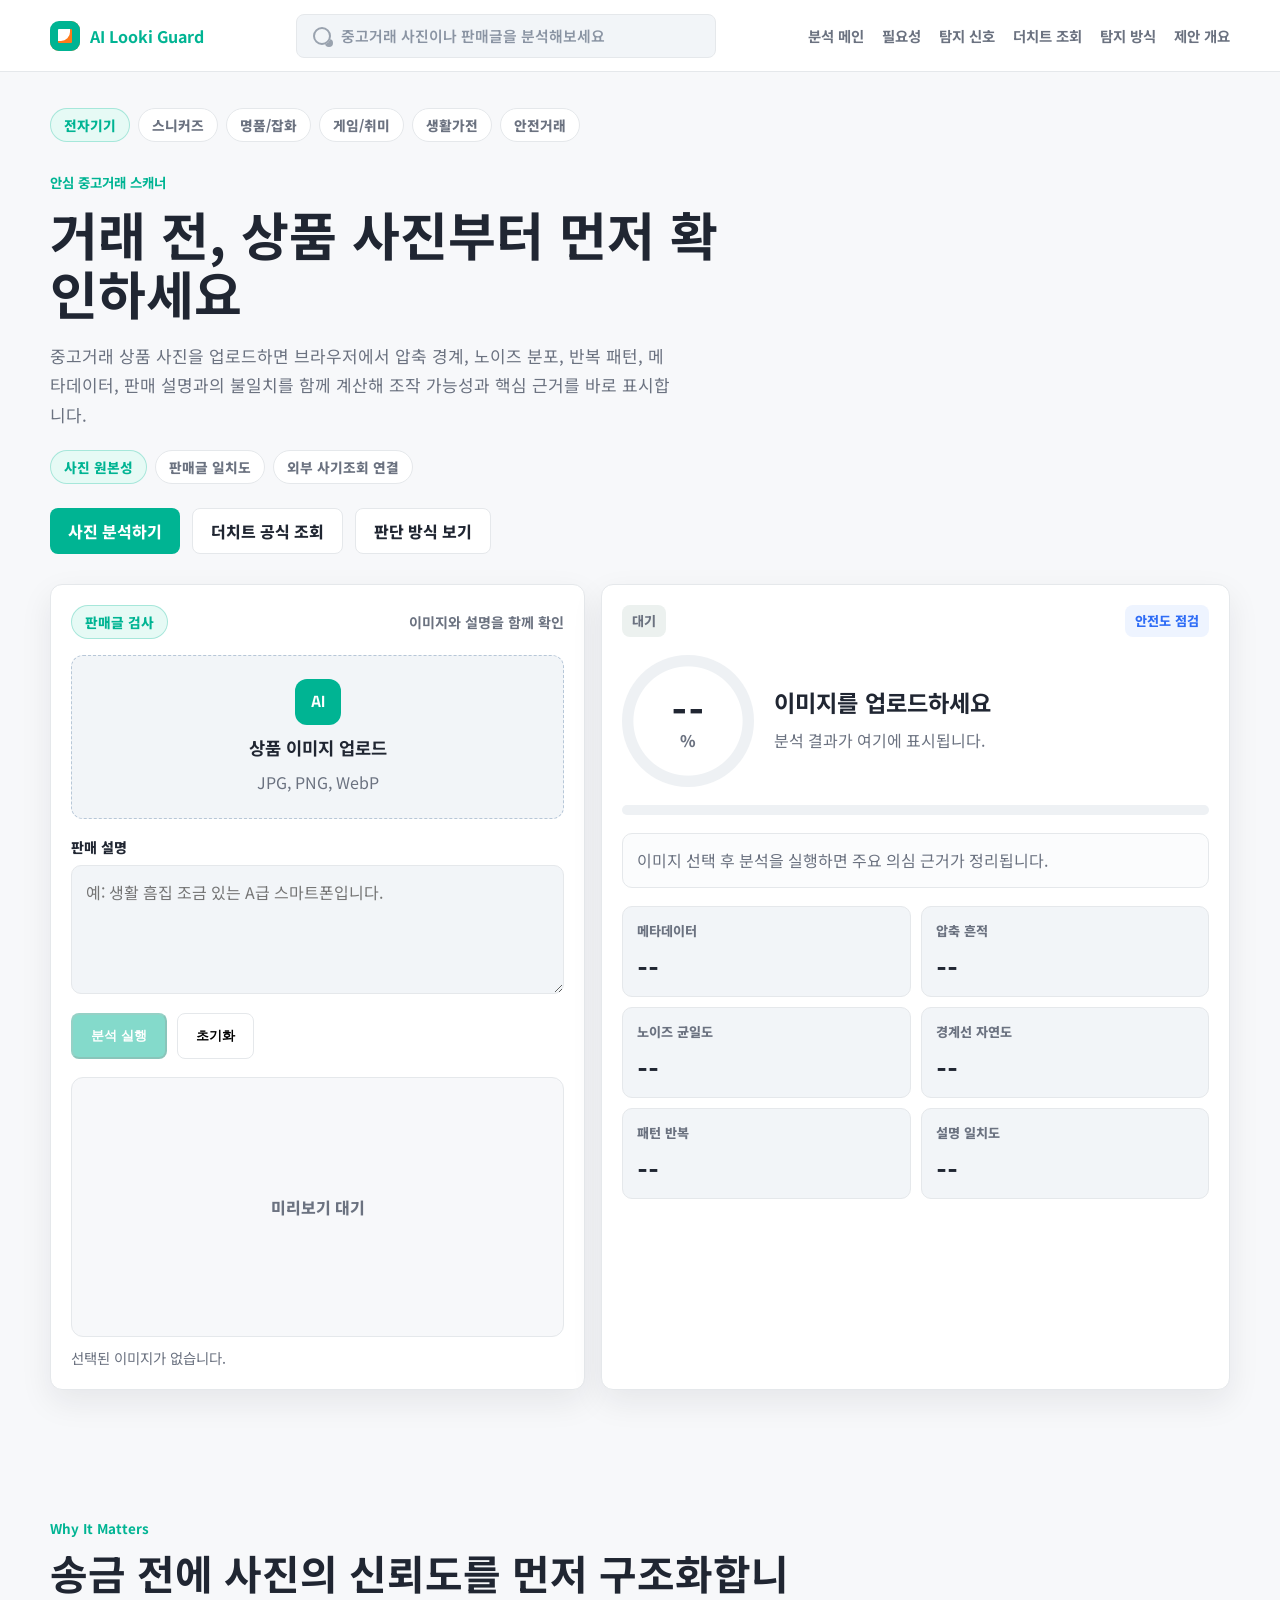
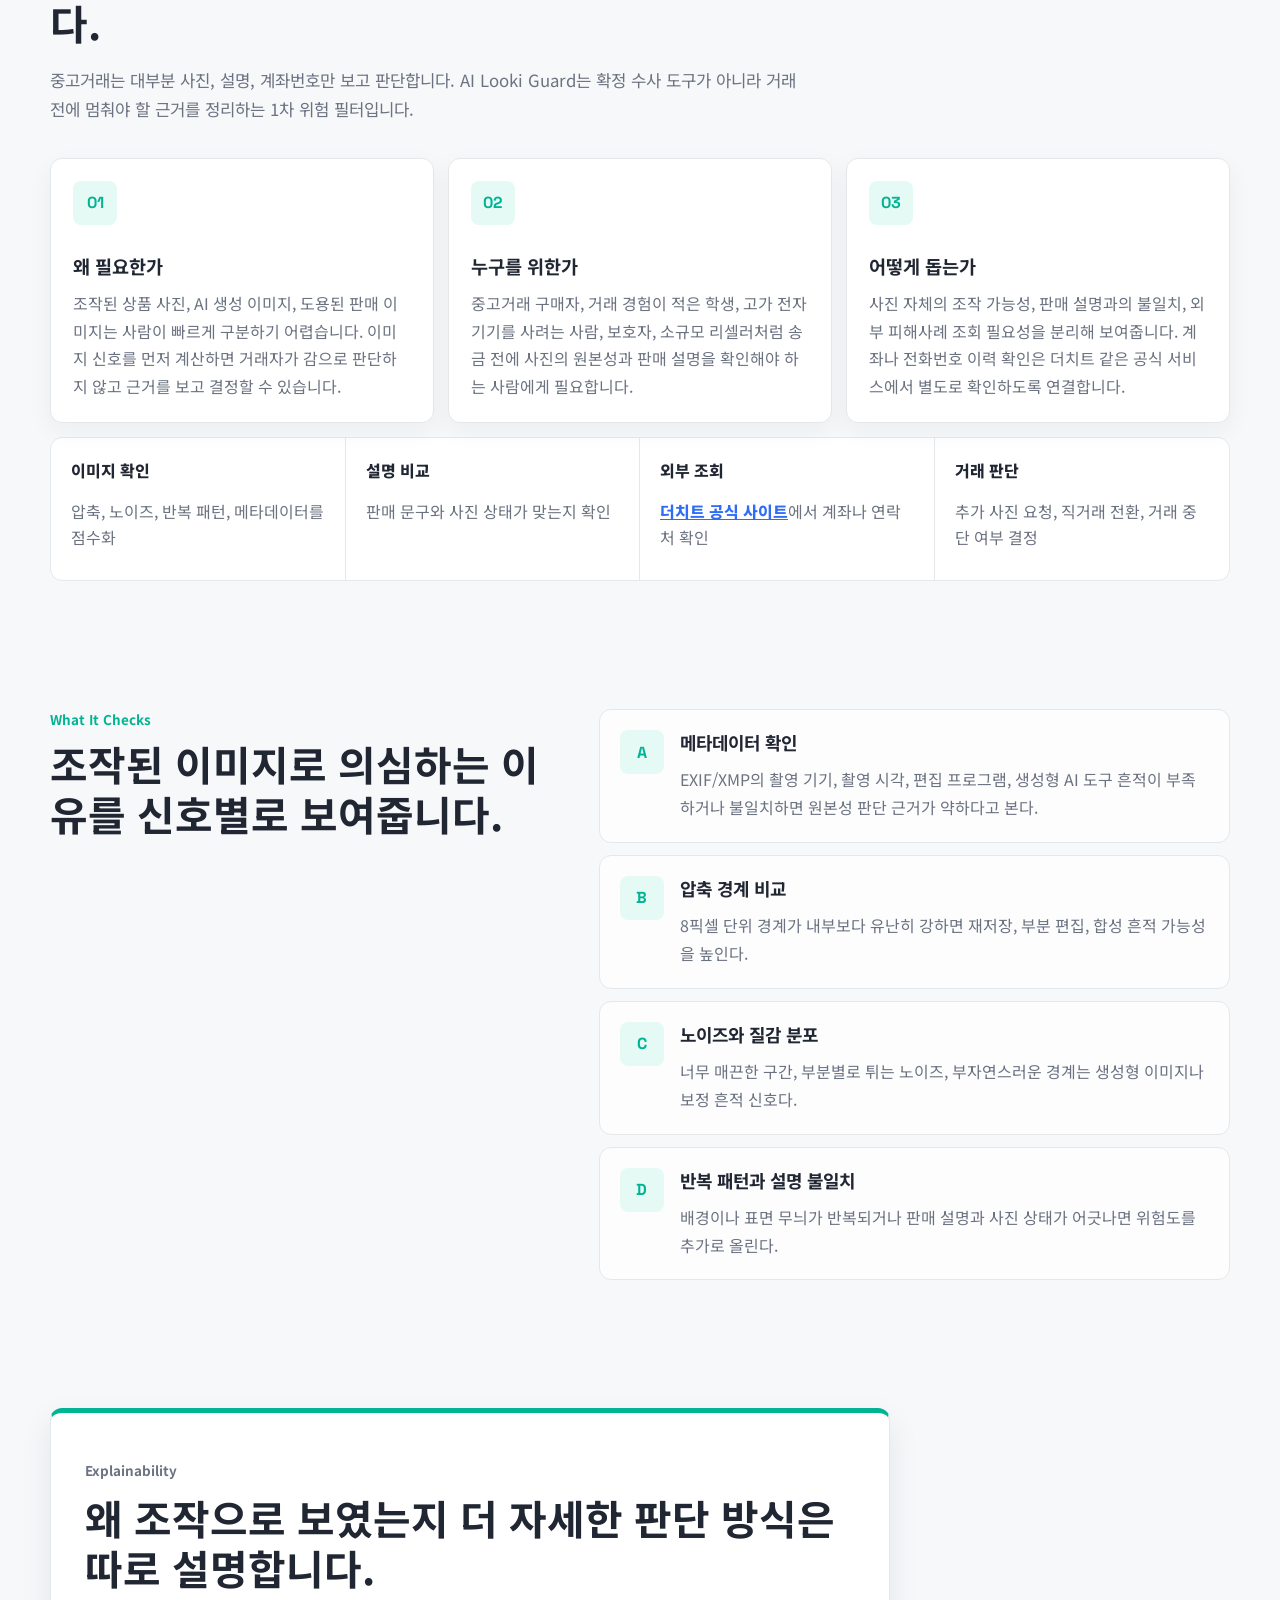
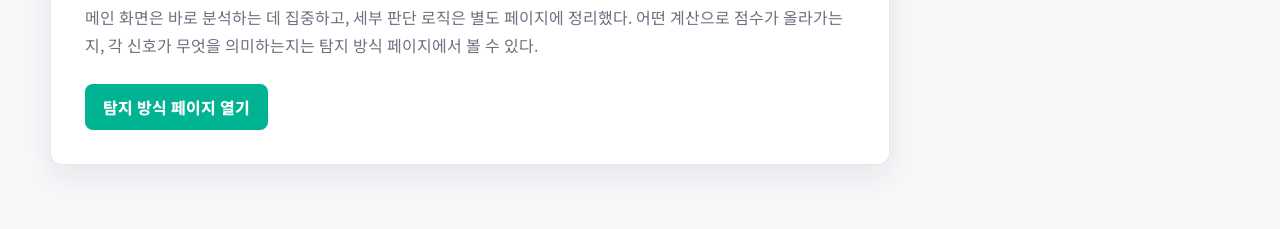
<file: index.html>
<!DOCTYPE html>
<html lang="ko">
<head>
  <meta charset="UTF-8">
  <meta name="viewport" content="width=device-width, initial-scale=1.0">
  <title>이미지 진위 판별 | AI Looki Guard</title>
  <meta
    name="description"
    content="중고거래 상품 이미지를 업로드하면 이미지 조작 가능성과 위험 근거를 브라우저에서 분석합니다."
  >
  <link rel="preconnect" href="https://fonts.googleapis.com">
  <link rel="preconnect" href="https://fonts.gstatic.com" crossorigin>
  <link
    href="https://fonts.googleapis.com/css2?family=Noto+Sans+KR:wght@400;500;700;800&family=Space+Grotesk:wght@500;700&display=swap"
    rel="stylesheet"
  >
  <link rel="stylesheet" href="styles.css">
  <script src="script.js" defer></script>
</head>
<body>
  <header class="topbar">
    <a class="brand" href="index.html" aria-label="AI Looki Guard 홈">
      <span class="brand-mark" aria-hidden="true"></span>
      AI Looki Guard
    </a>
    <a class="top-search" href="#scanner" aria-label="이미지 분석으로 이동">
      <span>중고거래 사진이나 판매글을 분석해보세요</span>
    </a>
    <nav class="nav-links" aria-label="주요 섹션">
      <a href="#scanner">분석 메인</a>
      <a href="#purpose">필요성</a>
      <a href="#signals">탐지 신호</a>
      <a href="https://thecheat.co.kr/" target="_blank" rel="noopener noreferrer">더치트 조회</a>
      <a href="logic.html">탐지 방식</a>
      <a href="proposal.html">제안 개요</a>
    </nav>
  </header>

  <main id="top">
    <section id="scanner" class="section scanner-section scanner-page" aria-labelledby="scanner-title">
      <div class="category-strip" aria-label="중고거래 카테고리">
        <span>전자기기</span>
        <span>스니커즈</span>
        <span>명품/잡화</span>
        <span>게임/취미</span>
        <span>생활가전</span>
        <span>안전거래</span>
      </div>
      <div class="section-heading">
        <p class="eyebrow">안심 중고거래 스캐너</p>
        <h1 id="scanner-title">거래 전, 상품 사진부터 먼저 확인하세요</h1>
        <p class="hero-lead">
          중고거래 상품 사진을 업로드하면 브라우저에서 압축 경계, 노이즈 분포, 반복 패턴, 메타데이터,
          판매 설명과의 불일치를 함께 계산해 조작 가능성과 핵심 근거를 바로 표시합니다.
        </p>
        <div class="trust-summary" aria-label="거래 전 확인 항목">
          <span>사진 원본성</span>
          <span>판매글 일치도</span>
          <span>외부 사기조회 연결</span>
        </div>
        <div class="hero-actions" aria-label="분석 관련 링크">
          <a class="button button-primary" href="#scanner">사진 분석하기</a>
          <a class="button button-secondary" href="https://thecheat.co.kr/" target="_blank" rel="noopener noreferrer">더치트 공식 조회</a>
          <a class="button button-secondary" href="logic.html">판단 방식 보기</a>
        </div>
      </div>

      <div class="scanner-layout">
        <section class="scanner-panel upload-panel" aria-label="이미지 업로드">
          <div class="panel-kicker">
            <span class="trade-badge">판매글 검사</span>
            <span>이미지와 설명을 함께 확인</span>
          </div>
          <label class="upload-zone" id="dropZone" for="imageInput">
            <span class="upload-token">AI</span>
            <strong>상품 이미지 업로드</strong>
            <span>JPG, PNG, WebP</span>
          </label>
          <input class="sr-only" id="imageInput" type="file" accept="image/png,image/jpeg,image/webp">

          <label class="field-label" for="listingText">판매 설명</label>
          <textarea
            id="listingText"
            rows="4"
            placeholder="예: 생활 흠집 조금 있는 A급 스마트폰입니다."
          ></textarea>

          <div class="scanner-actions">
            <button class="button button-primary" id="analyzeButton" type="button" disabled>분석 실행</button>
            <button class="button button-secondary" id="resetButton" type="button">초기화</button>
          </div>

          <div class="preview-box">
            <img id="previewImage" alt="업로드한 상품 이미지 미리보기">
            <div class="preview-placeholder" id="previewPlaceholder">미리보기 대기</div>
          </div>
          <p class="preview-meta" id="previewMeta">선택된 이미지가 없습니다.</p>
        </section>

        <section class="scanner-panel result-panel" aria-label="분석 결과">
          <div class="result-topline">
            <span class="verdict-badge neutral" id="resultBadge">대기</span>
            <span class="model-chip">안전도 점검</span>
          </div>

          <div class="risk-meter">
            <div class="risk-ring" id="riskRing">
              <strong id="riskValue">--</strong>
              <span>%</span>
            </div>
            <div>
              <h3 id="resultTitle">이미지를 업로드하세요</h3>
              <p id="resultSummary">분석 결과가 여기에 표시됩니다.</p>
            </div>
          </div>

          <div class="meter-bar" aria-hidden="true">
            <span id="meterFill"></span>
          </div>

          <ul class="result-list" id="reasonList">
            <li>이미지 선택 후 분석을 실행하면 주요 의심 근거가 정리됩니다.</li>
          </ul>

          <div class="metric-grid" id="metricGrid">
            <article>
              <span>메타데이터</span>
              <strong>--</strong>
            </article>
            <article>
              <span>압축 흔적</span>
              <strong>--</strong>
            </article>
            <article>
              <span>노이즈 균일도</span>
              <strong>--</strong>
            </article>
            <article>
              <span>경계선 자연도</span>
              <strong>--</strong>
            </article>
            <article>
              <span>패턴 반복</span>
              <strong>--</strong>
            </article>
            <article>
              <span>설명 일치도</span>
              <strong>--</strong>
            </article>
          </div>
        </section>
      </div>
    </section>

    <section id="purpose" class="section purpose-section" aria-labelledby="purpose-title">
      <div class="section-heading">
        <p class="eyebrow">Why It Matters</p>
        <h2 id="purpose-title">송금 전에 사진의 신뢰도를 먼저 구조화합니다.</h2>
        <p class="section-lead">
          중고거래는 대부분 사진, 설명, 계좌번호만 보고 판단합니다. AI Looki Guard는 확정 수사 도구가 아니라
          거래 전에 멈춰야 할 근거를 정리하는 1차 위험 필터입니다.
        </p>
      </div>

      <div class="purpose-grid">
        <article class="purpose-card">
          <span class="feature-index">01</span>
          <h3>왜 필요한가</h3>
          <p>
            조작된 상품 사진, AI 생성 이미지, 도용된 판매 이미지는 사람이 빠르게 구분하기 어렵습니다.
            이미지 신호를 먼저 계산하면 거래자가 감으로 판단하지 않고 근거를 보고 결정할 수 있습니다.
          </p>
        </article>
        <article class="purpose-card">
          <span class="feature-index">02</span>
          <h3>누구를 위한가</h3>
          <p>
            중고거래 구매자, 거래 경험이 적은 학생, 고가 전자기기를 사려는 사람, 보호자, 소규모 리셀러처럼
            송금 전에 사진의 원본성과 판매 설명을 확인해야 하는 사람에게 필요합니다.
          </p>
        </article>
        <article class="purpose-card">
          <span class="feature-index">03</span>
          <h3>어떻게 돕는가</h3>
          <p>
            사진 자체의 조작 가능성, 판매 설명과의 불일치, 외부 피해사례 조회 필요성을 분리해 보여줍니다.
            계좌나 전화번호 이력 확인은 더치트 같은 공식 서비스에서 별도로 확인하도록 연결합니다.
          </p>
        </article>
      </div>

      <div class="decision-flow" aria-label="거래 전 확인 흐름">
        <article>
          <strong>이미지 확인</strong>
          <span>압축, 노이즈, 반복 패턴, 메타데이터를 점수화</span>
        </article>
        <article>
          <strong>설명 비교</strong>
          <span>판매 문구와 사진 상태가 맞는지 확인</span>
        </article>
        <article>
          <strong>외부 조회</strong>
          <span><a href="https://thecheat.co.kr/" target="_blank" rel="noopener noreferrer">더치트 공식 사이트</a>에서 계좌나 연락처 확인</span>
        </article>
        <article>
          <strong>거래 판단</strong>
          <span>추가 사진 요청, 직거래 전환, 거래 중단 여부 결정</span>
        </article>
      </div>
    </section>

    <section id="signals" class="section split-section" aria-labelledby="signals-title">
      <div class="section-heading">
        <p class="eyebrow">What It Checks</p>
        <h2 id="signals-title">조작된 이미지로 의심하는 이유를 신호별로 보여줍니다.</h2>
      </div>
      <div class="feature-list">
        <article class="feature-row">
          <span class="feature-index">A</span>
          <div>
            <h3>메타데이터 확인</h3>
            <p>EXIF/XMP의 촬영 기기, 촬영 시각, 편집 프로그램, 생성형 AI 도구 흔적이 부족하거나 불일치하면 원본성 판단 근거가 약하다고 본다.</p>
          </div>
        </article>
        <article class="feature-row">
          <span class="feature-index">B</span>
          <div>
            <h3>압축 경계 비교</h3>
            <p>8픽셀 단위 경계가 내부보다 유난히 강하면 재저장, 부분 편집, 합성 흔적 가능성을 높인다.</p>
          </div>
        </article>
        <article class="feature-row">
          <span class="feature-index">C</span>
          <div>
            <h3>노이즈와 질감 분포</h3>
            <p>너무 매끈한 구간, 부분별로 튀는 노이즈, 부자연스러운 경계는 생성형 이미지나 보정 흔적 신호다.</p>
          </div>
        </article>
        <article class="feature-row">
          <span class="feature-index">D</span>
          <div>
            <h3>반복 패턴과 설명 불일치</h3>
            <p>배경이나 표면 무늬가 반복되거나 판매 설명과 사진 상태가 어긋나면 위험도를 추가로 올린다.</p>
          </div>
        </article>
      </div>
    </section>

    <section class="section impact-section" aria-labelledby="logic-link-title">
      <div class="impact-copy">
        <p class="eyebrow">Explainability</p>
        <h2 id="logic-link-title">왜 조작으로 보였는지 더 자세한 판단 방식은 따로 설명합니다.</h2>
        <p>
          메인 화면은 바로 분석하는 데 집중하고, 세부 판단 로직은 별도 페이지에 정리했다.
          어떤 계산으로 점수가 올라가는지, 각 신호가 무엇을 의미하는지는 탐지 방식 페이지에서 볼 수 있다.
        </p>
        <div class="hero-actions">
          <a class="button button-primary" href="logic.html">탐지 방식 페이지 열기</a>
        </div>
      </div>
    </section>
  </main>
</body>
</html>
</file>
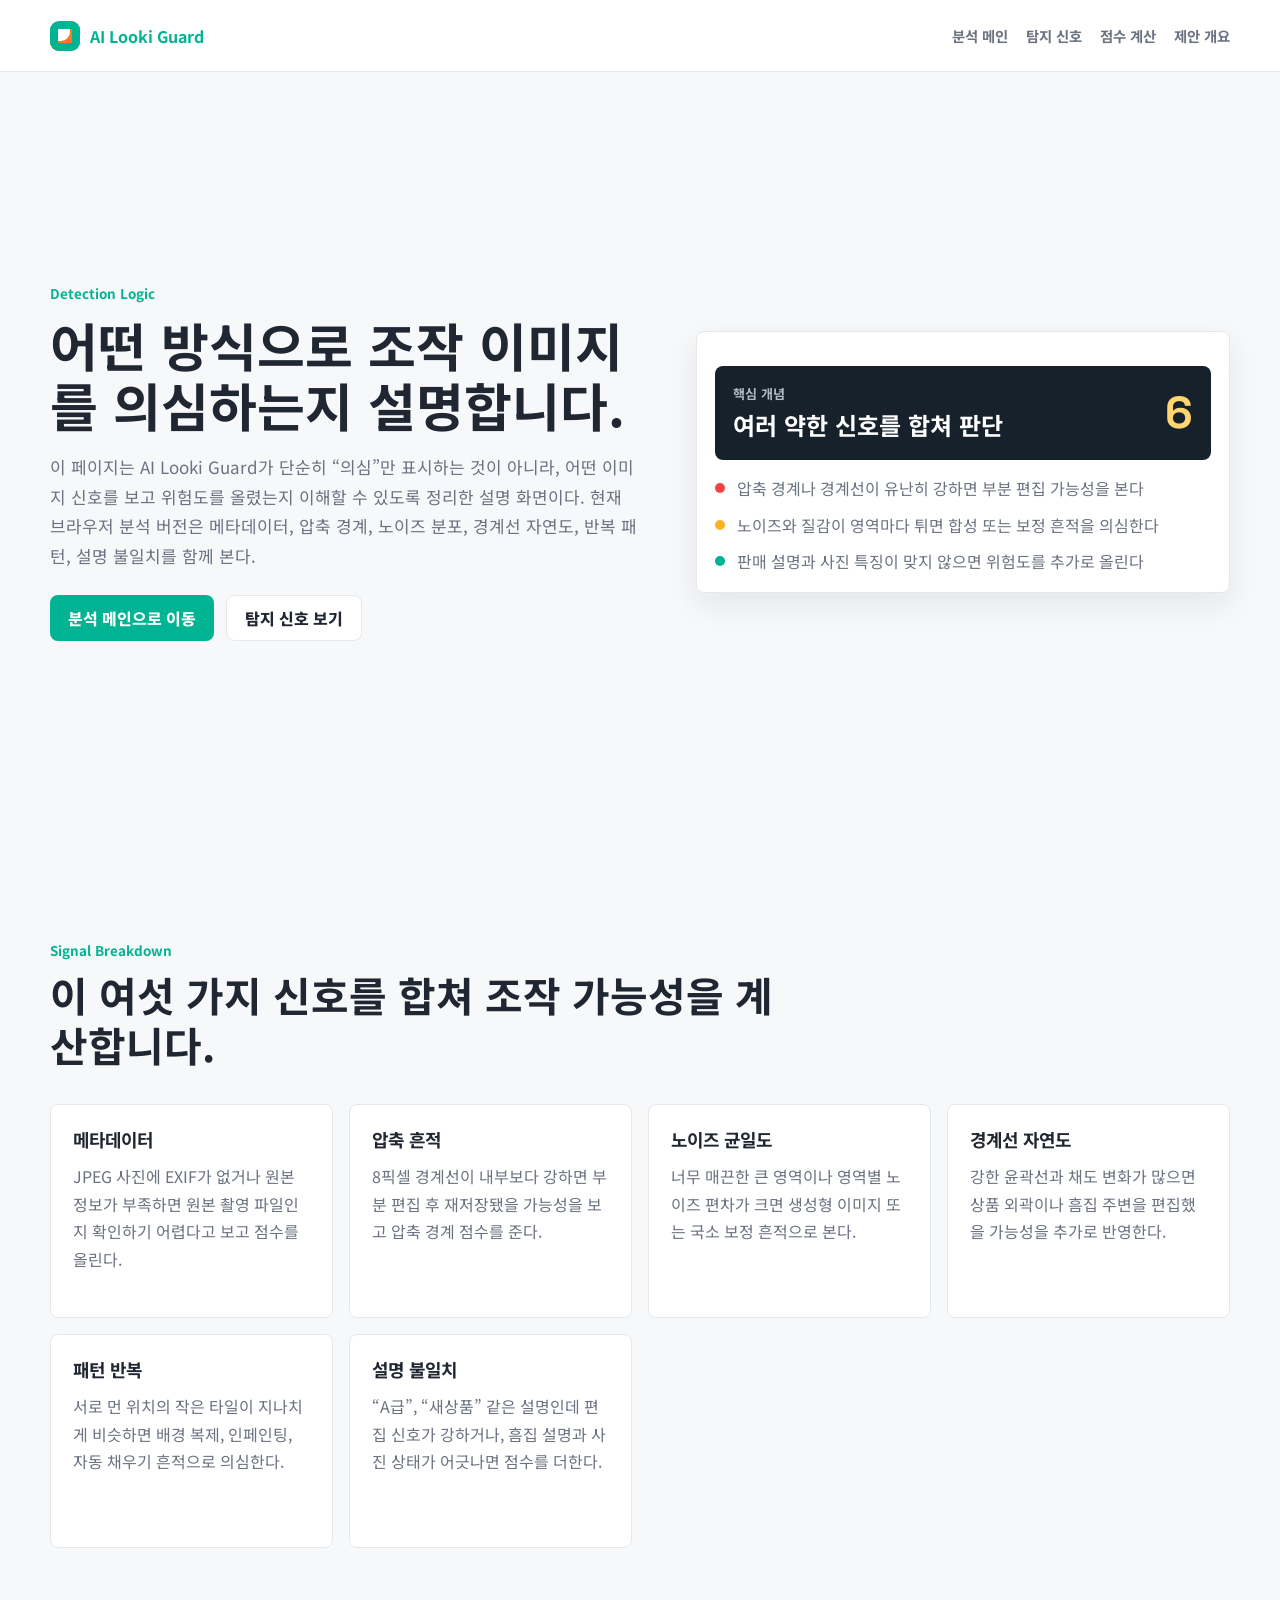
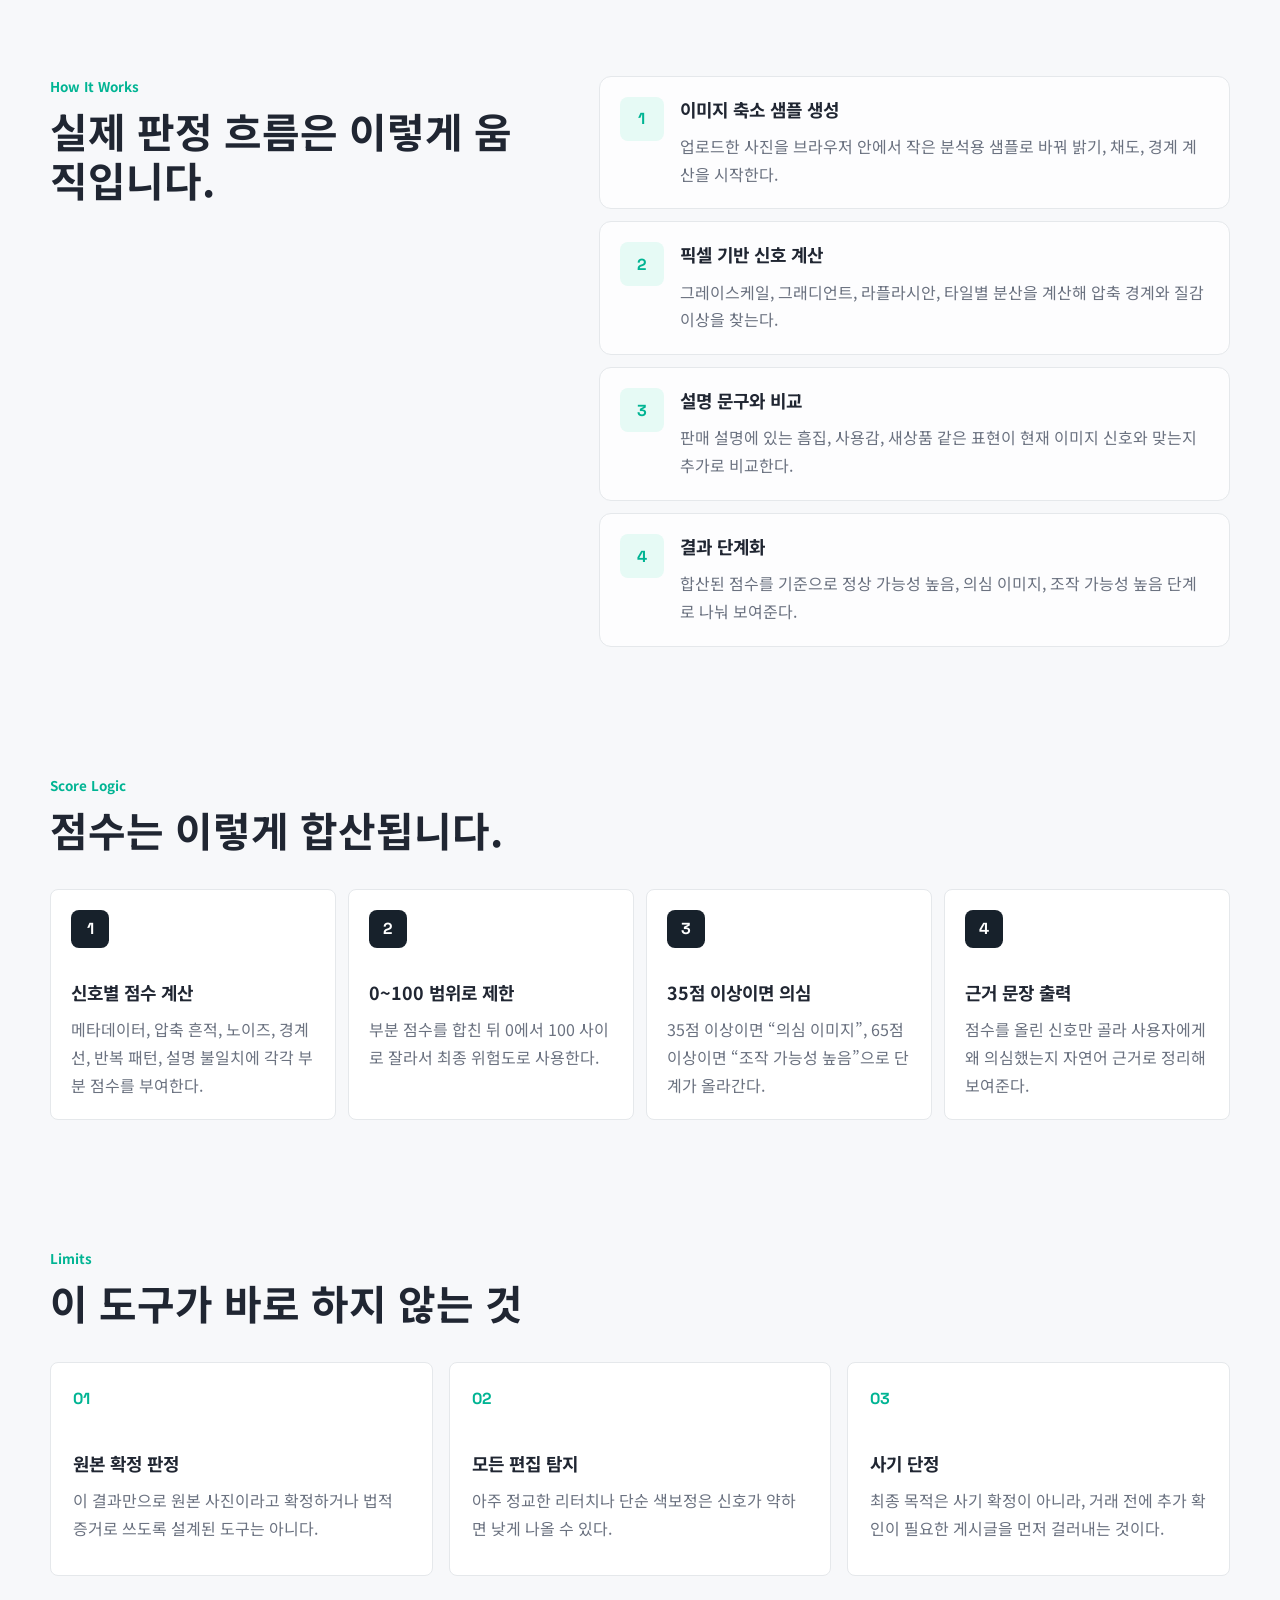
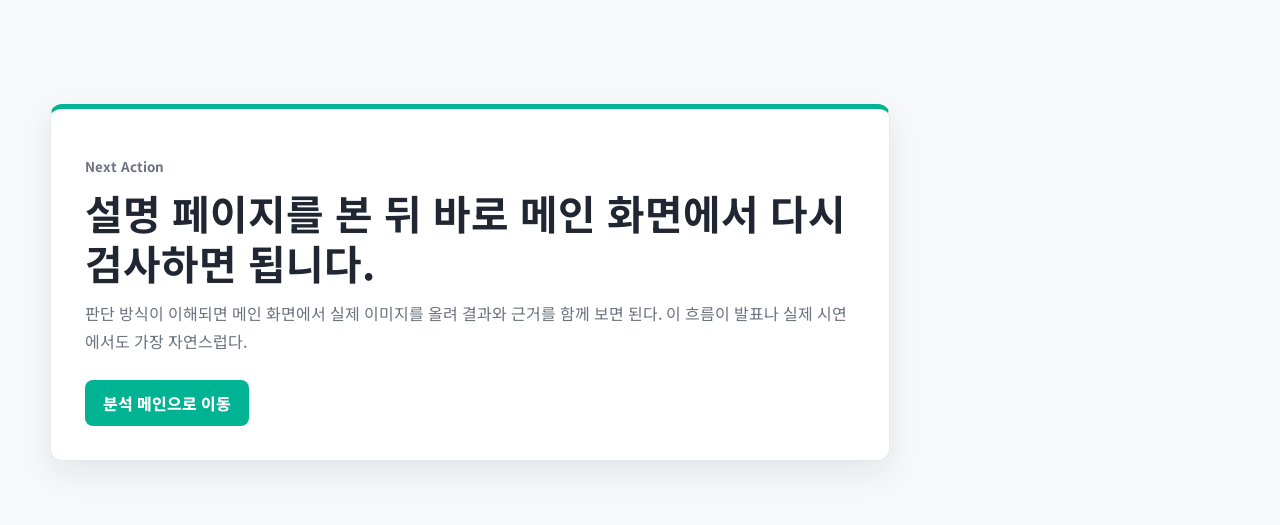
<file: logic.html>
<!DOCTYPE html>
<html lang="ko">
<head>
  <meta charset="UTF-8">
  <meta name="viewport" content="width=device-width, initial-scale=1.0">
  <title>탐지 방식 설명 | AI Looki Guard</title>
  <meta
    name="description"
    content="AI Looki Guard가 어떤 방식으로 조작 이미지를 의심하는지 신호별로 설명하는 페이지입니다."
  >
  <link rel="preconnect" href="https://fonts.googleapis.com">
  <link rel="preconnect" href="https://fonts.gstatic.com" crossorigin>
  <link
    href="https://fonts.googleapis.com/css2?family=Noto+Sans+KR:wght@400;500;700;800&family=Space+Grotesk:wght@500;700&display=swap"
    rel="stylesheet"
  >
  <link rel="stylesheet" href="styles.css">
</head>
<body>
  <header class="topbar">
    <a class="brand" href="index.html" aria-label="AI Looki Guard 홈">
      <span class="brand-mark" aria-hidden="true"></span>
      AI Looki Guard
    </a>
    <nav class="nav-links" aria-label="주요 섹션">
      <a href="index.html">분석 메인</a>
      <a href="#signals">탐지 신호</a>
      <a href="#score">점수 계산</a>
      <a href="proposal.html">제안 개요</a>
    </nav>
  </header>

  <main id="top">
    <section class="hero" aria-labelledby="logic-title">
      <div class="hero-copy">
        <p class="eyebrow">Detection Logic</p>
        <h1 id="logic-title">어떤 방식으로 조작 이미지를 의심하는지 설명합니다.</h1>
        <p class="hero-lead">
          이 페이지는 AI Looki Guard가 단순히 “의심”만 표시하는 것이 아니라, 어떤 이미지 신호를 보고
          위험도를 올렸는지 이해할 수 있도록 정리한 설명 화면이다. 현재 브라우저 분석 버전은
          메타데이터, 압축 경계, 노이즈 분포, 경계선 자연도, 반복 패턴, 설명 불일치를 함께 본다.
        </p>
        <div class="hero-actions">
          <a class="button button-primary" href="index.html">분석 메인으로 이동</a>
          <a class="button button-secondary" href="#signals">탐지 신호 보기</a>
        </div>
      </div>

      <aside class="scan-board" aria-label="탐지 신호 요약">
        <div class="risk-summary">
          <div>
            <span class="label">핵심 개념</span>
            <strong>여러 약한 신호를 합쳐 판단</strong>
          </div>
          <span class="score">6</span>
        </div>
        <ul class="signal-list">
          <li>
            <span class="signal-dot warning"></span>
            압축 경계나 경계선이 유난히 강하면 부분 편집 가능성을 본다
          </li>
          <li>
            <span class="signal-dot caution"></span>
            노이즈와 질감이 영역마다 튀면 합성 또는 보정 흔적을 의심한다
          </li>
          <li>
            <span class="signal-dot ok"></span>
            판매 설명과 사진 특징이 맞지 않으면 위험도를 추가로 올린다
          </li>
        </ul>
      </aside>
    </section>

    <section id="signals" class="section build-section" aria-labelledby="signals-title">
      <div class="section-heading">
        <p class="eyebrow">Signal Breakdown</p>
        <h2 id="signals-title">이 여섯 가지 신호를 합쳐 조작 가능성을 계산합니다.</h2>
      </div>
      <div class="build-grid">
        <article class="info-card">
          <h3>메타데이터</h3>
          <p>JPEG 사진에 EXIF가 없거나 원본 정보가 부족하면 원본 촬영 파일인지 확인하기 어렵다고 보고 점수를 올린다.</p>
        </article>
        <article class="info-card">
          <h3>압축 흔적</h3>
          <p>8픽셀 경계선이 내부보다 강하면 부분 편집 후 재저장됐을 가능성을 보고 압축 경계 점수를 준다.</p>
        </article>
        <article class="info-card">
          <h3>노이즈 균일도</h3>
          <p>너무 매끈한 큰 영역이나 영역별 노이즈 편차가 크면 생성형 이미지 또는 국소 보정 흔적으로 본다.</p>
        </article>
        <article class="info-card">
          <h3>경계선 자연도</h3>
          <p>강한 윤곽선과 채도 변화가 많으면 상품 외곽이나 흠집 주변을 편집했을 가능성을 추가로 반영한다.</p>
        </article>
        <article class="info-card">
          <h3>패턴 반복</h3>
          <p>서로 먼 위치의 작은 타일이 지나치게 비슷하면 배경 복제, 인페인팅, 자동 채우기 흔적으로 의심한다.</p>
        </article>
        <article class="info-card">
          <h3>설명 불일치</h3>
          <p>“A급”, “새상품” 같은 설명인데 편집 신호가 강하거나, 흠집 설명과 사진 상태가 어긋나면 점수를 더한다.</p>
        </article>
      </div>
    </section>

    <section class="section split-section" aria-labelledby="flow-title">
      <div class="section-heading">
        <p class="eyebrow">How It Works</p>
        <h2 id="flow-title">실제 판정 흐름은 이렇게 움직입니다.</h2>
      </div>
      <div class="feature-list">
        <article class="feature-row">
          <span class="feature-index">1</span>
          <div>
            <h3>이미지 축소 샘플 생성</h3>
            <p>업로드한 사진을 브라우저 안에서 작은 분석용 샘플로 바꿔 밝기, 채도, 경계 계산을 시작한다.</p>
          </div>
        </article>
        <article class="feature-row">
          <span class="feature-index">2</span>
          <div>
            <h3>픽셀 기반 신호 계산</h3>
            <p>그레이스케일, 그래디언트, 라플라시안, 타일별 분산을 계산해 압축 경계와 질감 이상을 찾는다.</p>
          </div>
        </article>
        <article class="feature-row">
          <span class="feature-index">3</span>
          <div>
            <h3>설명 문구와 비교</h3>
            <p>판매 설명에 있는 흠집, 사용감, 새상품 같은 표현이 현재 이미지 신호와 맞는지 추가로 비교한다.</p>
          </div>
        </article>
        <article class="feature-row">
          <span class="feature-index">4</span>
          <div>
            <h3>결과 단계화</h3>
            <p>합산된 점수를 기준으로 정상 가능성 높음, 의심 이미지, 조작 가능성 높음 단계로 나눠 보여준다.</p>
          </div>
        </article>
      </div>
    </section>

    <section id="score" class="section workflow-section" aria-labelledby="score-title">
      <div class="section-heading">
        <p class="eyebrow">Score Logic</p>
        <h2 id="score-title">점수는 이렇게 합산됩니다.</h2>
      </div>
      <ol class="workflow">
        <li>
          <span>1</span>
          <h3>신호별 점수 계산</h3>
          <p>메타데이터, 압축 흔적, 노이즈, 경계선, 반복 패턴, 설명 불일치에 각각 부분 점수를 부여한다.</p>
        </li>
        <li>
          <span>2</span>
          <h3>0~100 범위로 제한</h3>
          <p>부분 점수를 합친 뒤 0에서 100 사이로 잘라서 최종 위험도로 사용한다.</p>
        </li>
        <li>
          <span>3</span>
          <h3>35점 이상이면 의심</h3>
          <p>35점 이상이면 “의심 이미지”, 65점 이상이면 “조작 가능성 높음”으로 단계가 올라간다.</p>
        </li>
        <li>
          <span>4</span>
          <h3>근거 문장 출력</h3>
          <p>점수를 올린 신호만 골라 사용자에게 왜 의심했는지 자연어 근거로 정리해 보여준다.</p>
        </li>
      </ol>
    </section>

    <section class="section problem-section" aria-labelledby="limits-title">
      <div class="section-heading">
        <p class="eyebrow">Limits</p>
        <h2 id="limits-title">이 도구가 바로 하지 않는 것</h2>
      </div>
      <div class="problem-grid">
        <article class="info-card">
          <span class="card-number">01</span>
          <h3>원본 확정 판정</h3>
          <p>이 결과만으로 원본 사진이라고 확정하거나 법적 증거로 쓰도록 설계된 도구는 아니다.</p>
        </article>
        <article class="info-card">
          <span class="card-number">02</span>
          <h3>모든 편집 탐지</h3>
          <p>아주 정교한 리터치나 단순 색보정은 신호가 약하면 낮게 나올 수 있다.</p>
        </article>
        <article class="info-card">
          <span class="card-number">03</span>
          <h3>사기 단정</h3>
          <p>최종 목적은 사기 확정이 아니라, 거래 전에 추가 확인이 필요한 게시글을 먼저 걸러내는 것이다.</p>
        </article>
      </div>
    </section>

    <section class="section impact-section" aria-labelledby="next-action-title">
      <div class="impact-copy">
        <p class="eyebrow">Next Action</p>
        <h2 id="next-action-title">설명 페이지를 본 뒤 바로 메인 화면에서 다시 검사하면 됩니다.</h2>
        <p>
          판단 방식이 이해되면 메인 화면에서 실제 이미지를 올려 결과와 근거를 함께 보면 된다.
          이 흐름이 발표나 실제 시연에서도 가장 자연스럽다.
        </p>
        <div class="hero-actions">
          <a class="button button-primary" href="index.html">분석 메인으로 이동</a>
        </div>
      </div>
    </section>
  </main>
</body>
</html>
</file>
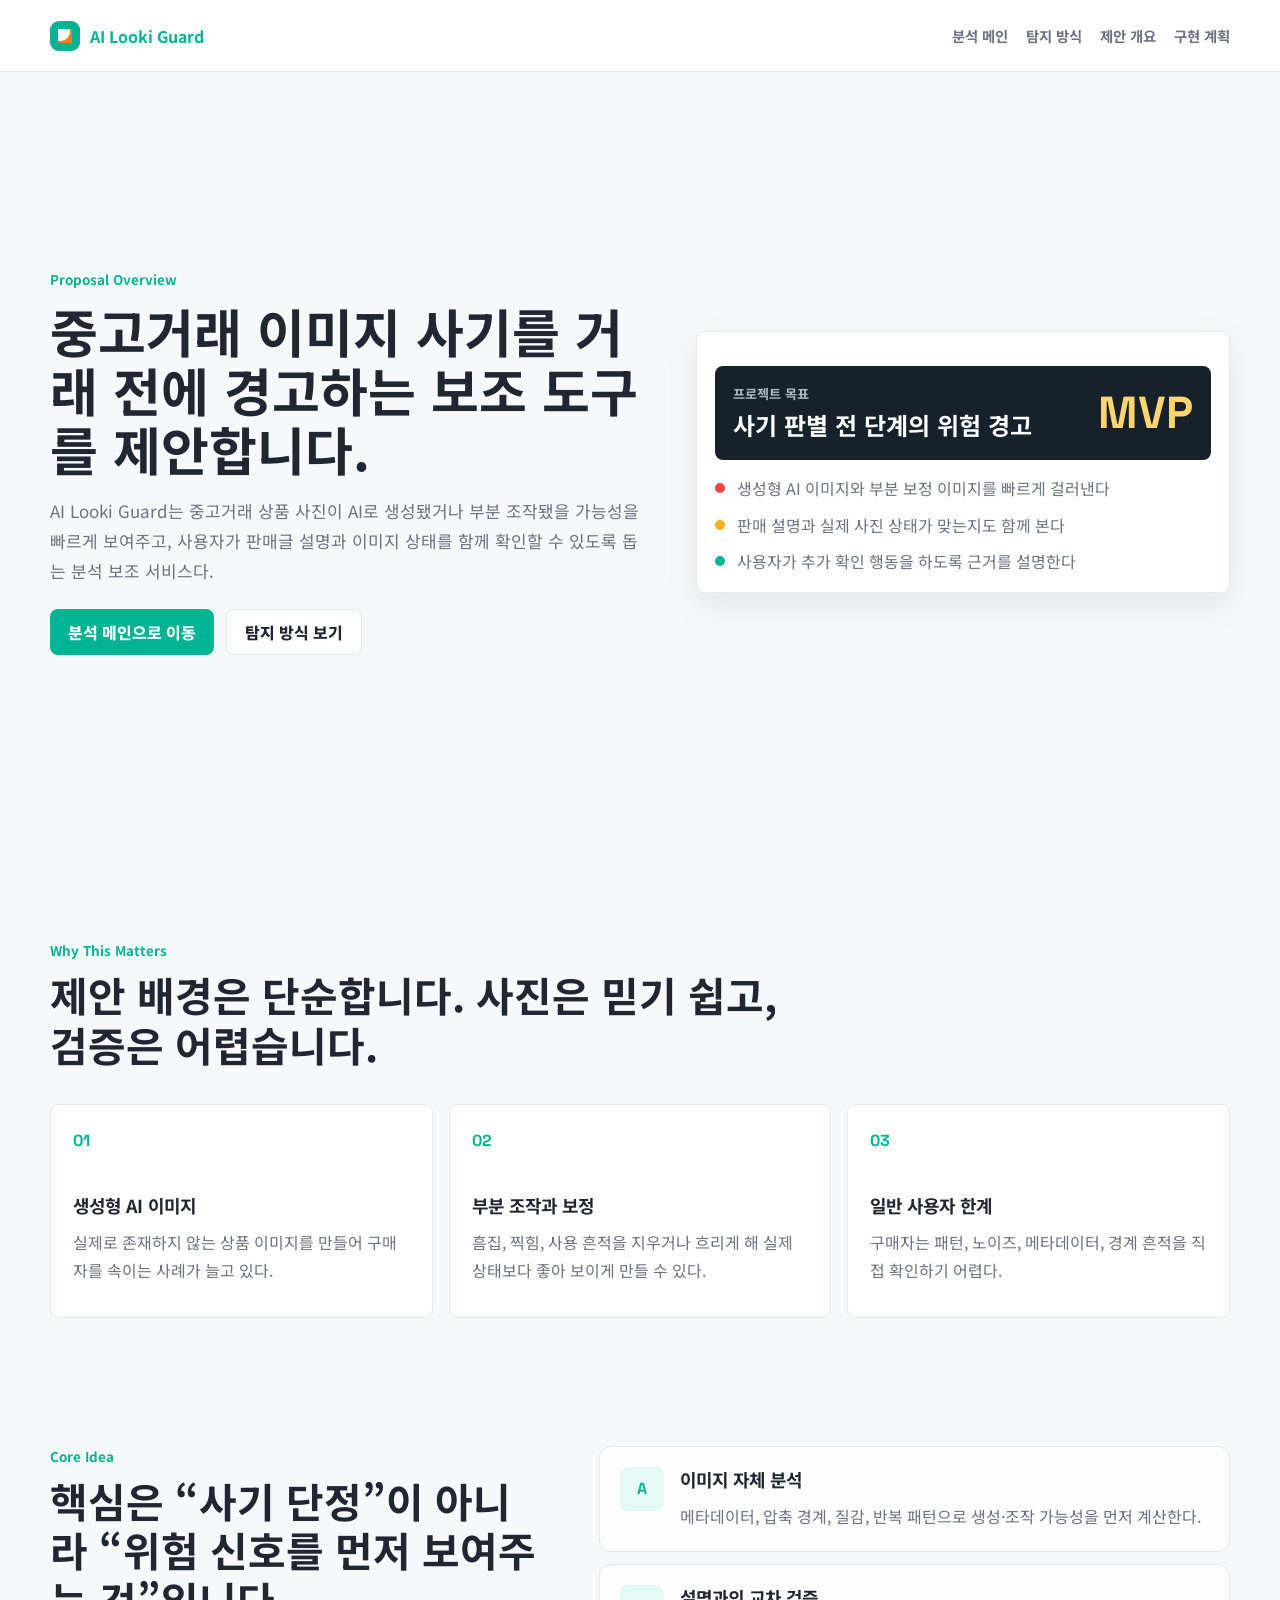
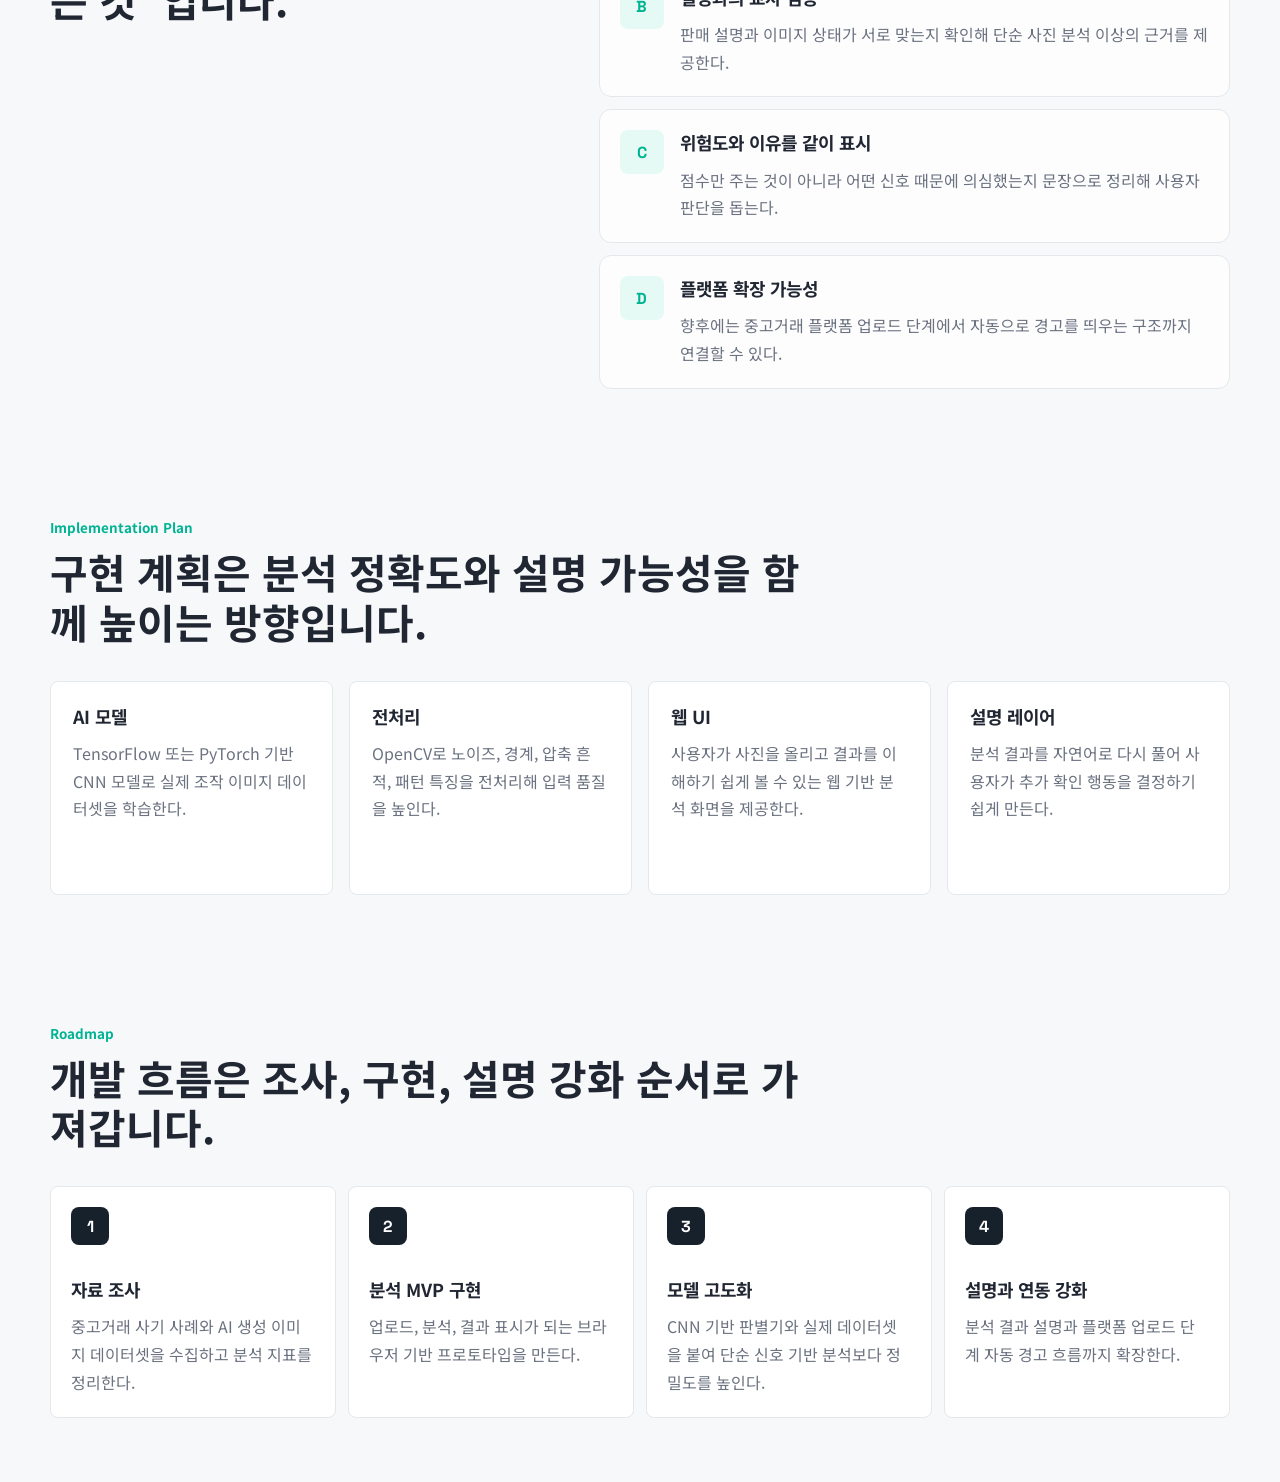
<file: proposal.html>
<!DOCTYPE html>
<html lang="ko">
<head>
  <meta charset="UTF-8">
  <meta name="viewport" content="width=device-width, initial-scale=1.0">
  <title>제안 개요 | AI Looki Guard</title>
  <meta
    name="description"
    content="AI Looki Guard의 제안 배경, 핵심 아이디어, 구현 계획을 정리한 페이지입니다."
  >
  <link rel="preconnect" href="https://fonts.googleapis.com">
  <link rel="preconnect" href="https://fonts.gstatic.com" crossorigin>
  <link
    href="https://fonts.googleapis.com/css2?family=Noto+Sans+KR:wght@400;500;700;800&family=Space+Grotesk:wght@500;700&display=swap"
    rel="stylesheet"
  >
  <link rel="stylesheet" href="styles.css">
</head>
<body>
  <header class="topbar">
    <a class="brand" href="index.html" aria-label="AI Looki Guard 홈">
      <span class="brand-mark" aria-hidden="true"></span>
      AI Looki Guard
    </a>
    <nav class="nav-links" aria-label="주요 섹션">
      <a href="index.html">분석 메인</a>
      <a href="logic.html">탐지 방식</a>
      <a href="#overview">제안 개요</a>
      <a href="#plan">구현 계획</a>
    </nav>
  </header>

  <main id="top">
    <section class="hero" aria-labelledby="proposal-title">
      <div class="hero-copy">
        <p class="eyebrow">Proposal Overview</p>
        <h1 id="proposal-title">중고거래 이미지 사기를 거래 전에 경고하는 보조 도구를 제안합니다.</h1>
        <p class="hero-lead">
          AI Looki Guard는 중고거래 상품 사진이 AI로 생성됐거나 부분 조작됐을 가능성을 빠르게 보여주고,
          사용자가 판매글 설명과 이미지 상태를 함께 확인할 수 있도록 돕는 분석 보조 서비스다.
        </p>
        <div class="hero-actions">
          <a class="button button-primary" href="index.html">분석 메인으로 이동</a>
          <a class="button button-secondary" href="logic.html">탐지 방식 보기</a>
        </div>
      </div>

      <aside class="scan-board" aria-label="프로젝트 요약">
        <div class="risk-summary">
          <div>
            <span class="label">프로젝트 목표</span>
            <strong>사기 판별 전 단계의 위험 경고</strong>
          </div>
          <span class="score">MVP</span>
        </div>
        <ul class="signal-list">
          <li>
            <span class="signal-dot warning"></span>
            생성형 AI 이미지와 부분 보정 이미지를 빠르게 걸러낸다
          </li>
          <li>
            <span class="signal-dot caution"></span>
            판매 설명과 실제 사진 상태가 맞는지도 함께 본다
          </li>
          <li>
            <span class="signal-dot ok"></span>
            사용자가 추가 확인 행동을 하도록 근거를 설명한다
          </li>
        </ul>
      </aside>
    </section>

    <section id="overview" class="section problem-section" aria-labelledby="overview-title">
      <div class="section-heading">
        <p class="eyebrow">Why This Matters</p>
        <h2 id="overview-title">제안 배경은 단순합니다. 사진은 믿기 쉽고, 검증은 어렵습니다.</h2>
      </div>
      <div class="problem-grid">
        <article class="info-card">
          <span class="card-number">01</span>
          <h3>생성형 AI 이미지</h3>
          <p>실제로 존재하지 않는 상품 이미지를 만들어 구매자를 속이는 사례가 늘고 있다.</p>
        </article>
        <article class="info-card">
          <span class="card-number">02</span>
          <h3>부분 조작과 보정</h3>
          <p>흠집, 찍힘, 사용 흔적을 지우거나 흐리게 해 실제 상태보다 좋아 보이게 만들 수 있다.</p>
        </article>
        <article class="info-card">
          <span class="card-number">03</span>
          <h3>일반 사용자 한계</h3>
          <p>구매자는 패턴, 노이즈, 메타데이터, 경계 흔적을 직접 확인하기 어렵다.</p>
        </article>
      </div>
    </section>

    <section class="section split-section" aria-labelledby="idea-title">
      <div class="section-heading">
        <p class="eyebrow">Core Idea</p>
        <h2 id="idea-title">핵심은 “사기 단정”이 아니라 “위험 신호를 먼저 보여주는 것”입니다.</h2>
      </div>
      <div class="feature-list">
        <article class="feature-row">
          <span class="feature-index">A</span>
          <div>
            <h3>이미지 자체 분석</h3>
            <p>메타데이터, 압축 경계, 질감, 반복 패턴으로 생성·조작 가능성을 먼저 계산한다.</p>
          </div>
        </article>
        <article class="feature-row">
          <span class="feature-index">B</span>
          <div>
            <h3>설명과의 교차 검증</h3>
            <p>판매 설명과 이미지 상태가 서로 맞는지 확인해 단순 사진 분석 이상의 근거를 제공한다.</p>
          </div>
        </article>
        <article class="feature-row">
          <span class="feature-index">C</span>
          <div>
            <h3>위험도와 이유를 같이 표시</h3>
            <p>점수만 주는 것이 아니라 어떤 신호 때문에 의심했는지 문장으로 정리해 사용자 판단을 돕는다.</p>
          </div>
        </article>
        <article class="feature-row">
          <span class="feature-index">D</span>
          <div>
            <h3>플랫폼 확장 가능성</h3>
            <p>향후에는 중고거래 플랫폼 업로드 단계에서 자동으로 경고를 띄우는 구조까지 연결할 수 있다.</p>
          </div>
        </article>
      </div>
    </section>

    <section id="plan" class="section build-section" aria-labelledby="plan-title">
      <div class="section-heading">
        <p class="eyebrow">Implementation Plan</p>
        <h2 id="plan-title">구현 계획은 분석 정확도와 설명 가능성을 함께 높이는 방향입니다.</h2>
      </div>
      <div class="build-grid">
        <article class="info-card">
          <h3>AI 모델</h3>
          <p>TensorFlow 또는 PyTorch 기반 CNN 모델로 실제 조작 이미지 데이터셋을 학습한다.</p>
        </article>
        <article class="info-card">
          <h3>전처리</h3>
          <p>OpenCV로 노이즈, 경계, 압축 흔적, 패턴 특징을 전처리해 입력 품질을 높인다.</p>
        </article>
        <article class="info-card">
          <h3>웹 UI</h3>
          <p>사용자가 사진을 올리고 결과를 이해하기 쉽게 볼 수 있는 웹 기반 분석 화면을 제공한다.</p>
        </article>
        <article class="info-card">
          <h3>설명 레이어</h3>
          <p>분석 결과를 자연어로 다시 풀어 사용자가 추가 확인 행동을 결정하기 쉽게 만든다.</p>
        </article>
      </div>
    </section>

    <section class="section workflow-section" aria-labelledby="roadmap-title">
      <div class="section-heading">
        <p class="eyebrow">Roadmap</p>
        <h2 id="roadmap-title">개발 흐름은 조사, 구현, 설명 강화 순서로 가져갑니다.</h2>
      </div>
      <ol class="workflow">
        <li>
          <span>1</span>
          <h3>자료 조사</h3>
          <p>중고거래 사기 사례와 AI 생성 이미지 데이터셋을 수집하고 분석 지표를 정리한다.</p>
        </li>
        <li>
          <span>2</span>
          <h3>분석 MVP 구현</h3>
          <p>업로드, 분석, 결과 표시가 되는 브라우저 기반 프로토타입을 만든다.</p>
        </li>
        <li>
          <span>3</span>
          <h3>모델 고도화</h3>
          <p>CNN 기반 판별기와 실제 데이터셋을 붙여 단순 신호 기반 분석보다 정밀도를 높인다.</p>
        </li>
        <li>
          <span>4</span>
          <h3>설명과 연동 강화</h3>
          <p>분석 결과 설명과 플랫폼 업로드 단계 자동 경고 흐름까지 확장한다.</p>
        </li>
      </ol>
    </section>
  </main>
</body>
</html>
</file>
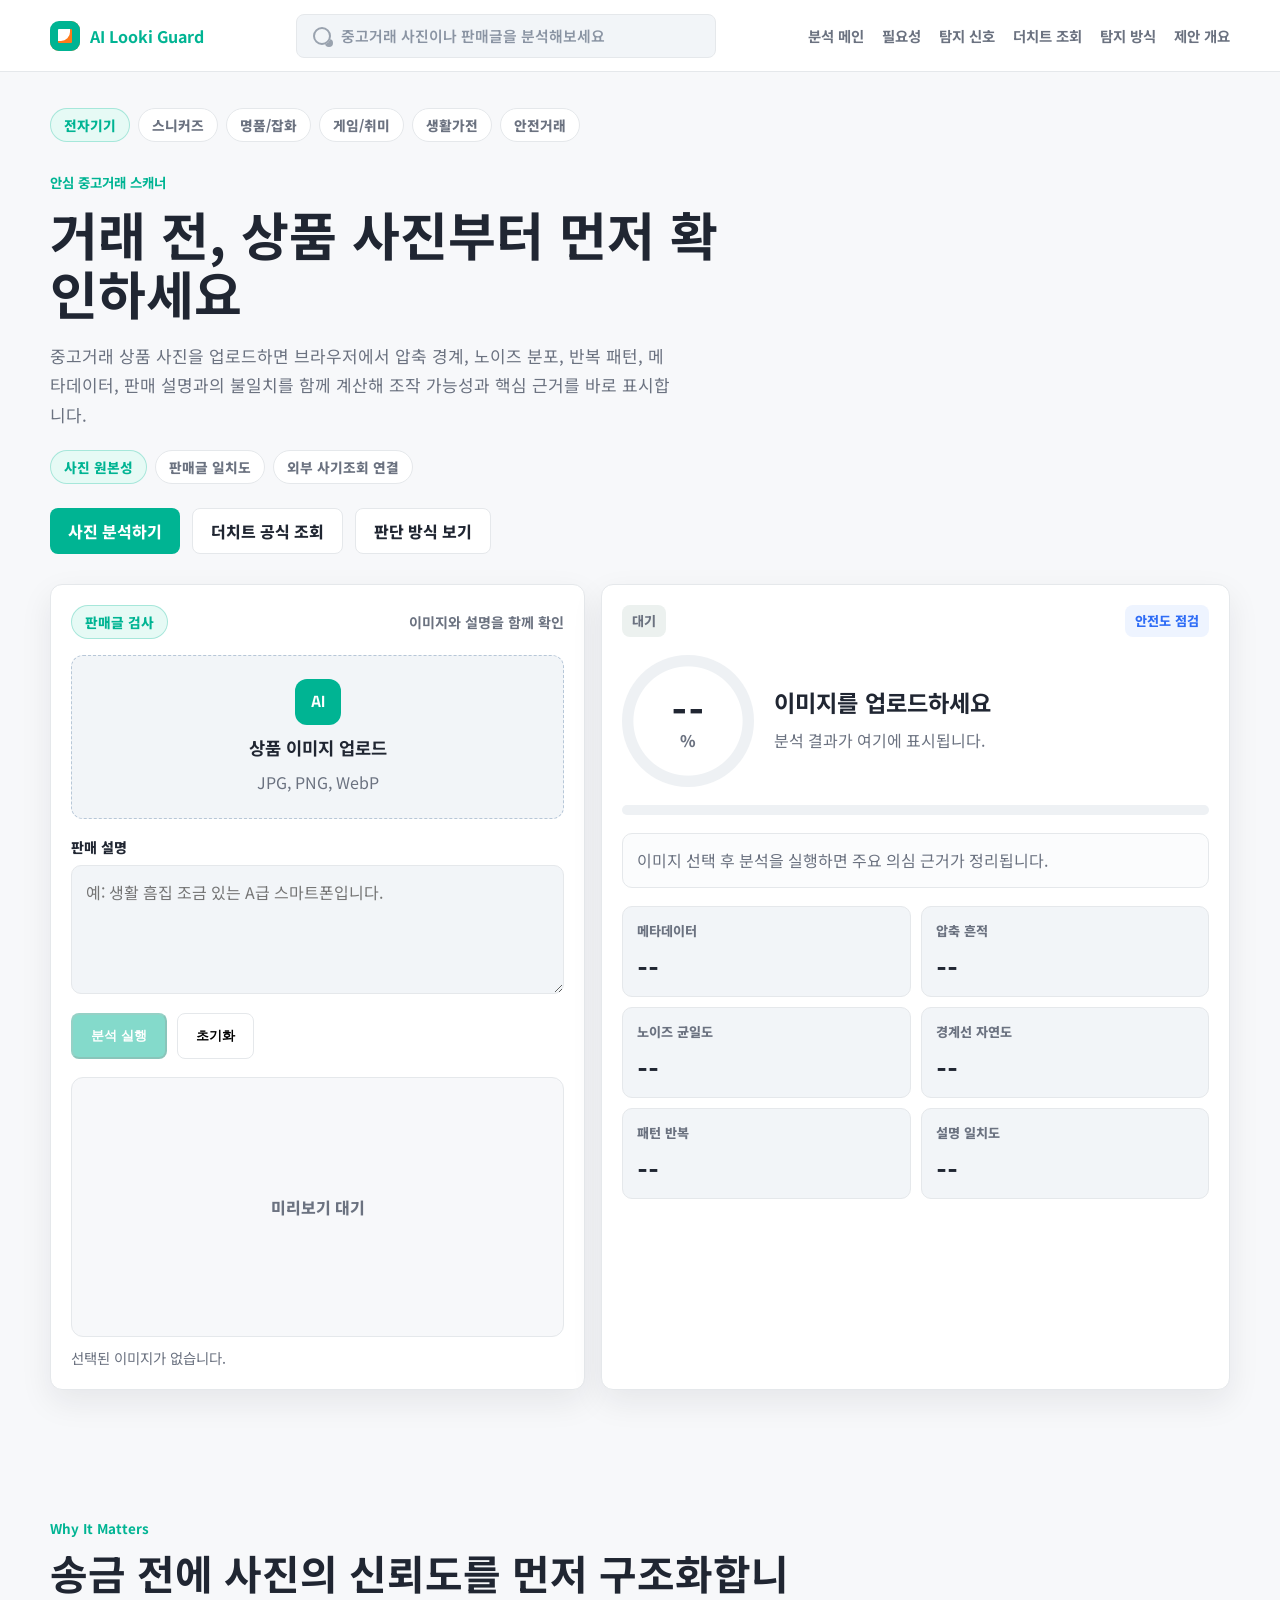
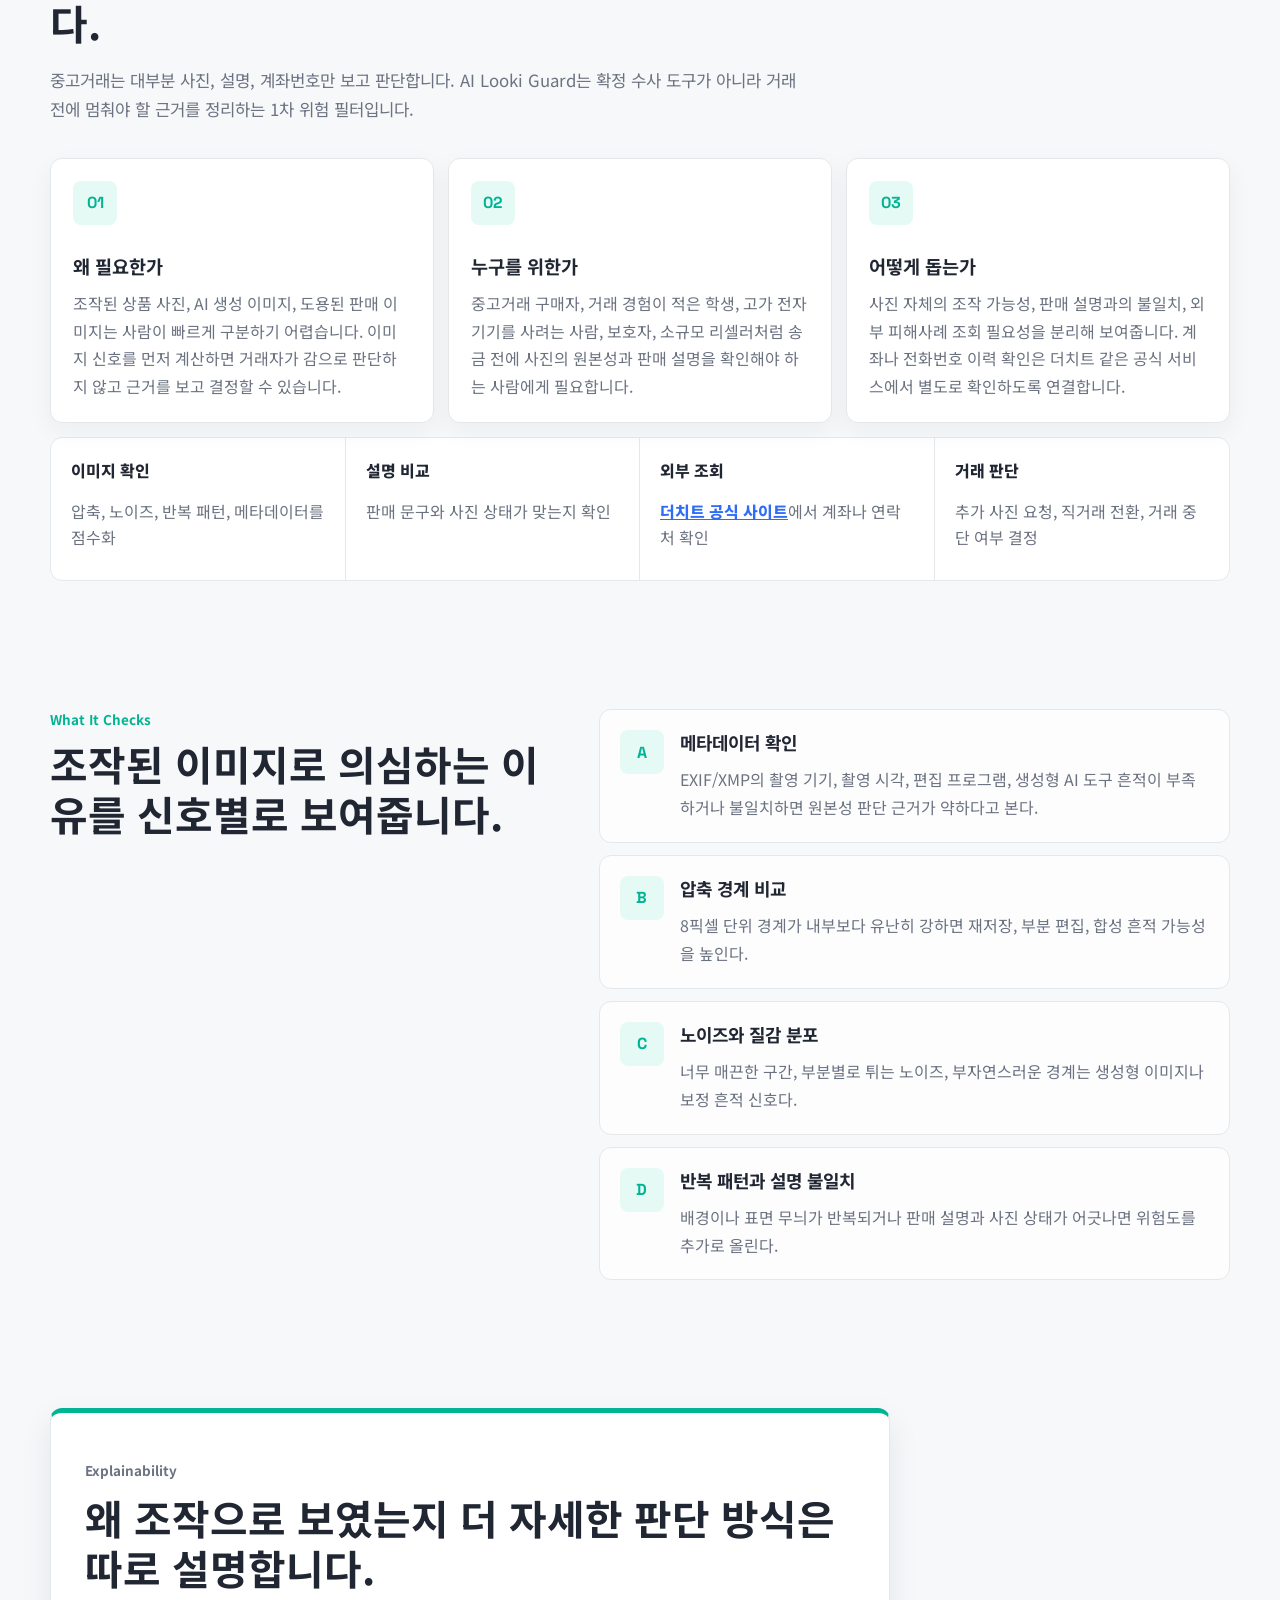
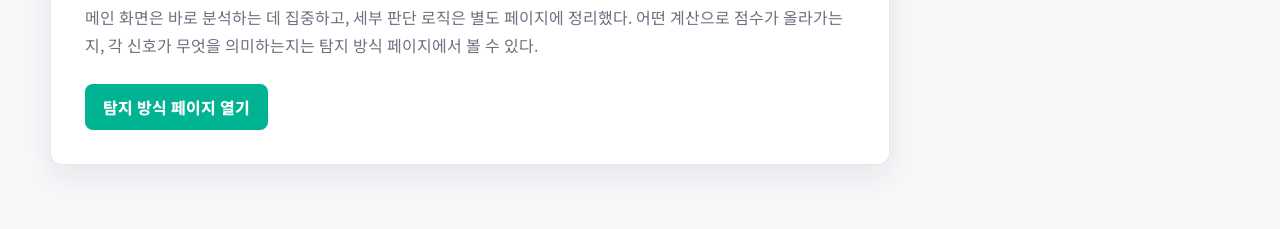
<file: scanner.html>
<!DOCTYPE html>
<html lang="ko">
<head>
  <meta charset="UTF-8">
  <meta http-equiv="refresh" content="0; url=index.html">
  <meta name="viewport" content="width=device-width, initial-scale=1.0">
  <title>AI Looki Guard 분석 메인으로 이동</title>
  <link rel="canonical" href="index.html">
  <script>
    window.location.replace("index.html");
  </script>
</head>
<body>
  <p><a href="index.html">분석 메인으로 이동</a></p>
</body>
</html>
</file>
<file: styles.css>
:root {
  --bg: #f4f7f5;
  --surface: #ffffff;
  --surface-strong: #eef4f1;
  --ink: #17212b;
  --muted: #596776;
  --line: #d7e0dc;
  --green: #0a7d5f;
  --green-soft: #dff3ed;
  --blue: #255fd7;
  --red: #d64f45;
  --yellow: #e7b638;
  --shadow: 0 18px 44px rgba(23, 33, 43, 0.12);
}

* {
  box-sizing: border-box;
}

html {
  scroll-behavior: smooth;
}

body {
  margin: 0;
  min-height: 100%;
  color: var(--ink);
  background: var(--bg);
  font-family: "Noto Sans KR", sans-serif;
}

body::before {
  content: "";
  position: fixed;
  inset: 0;
  z-index: -1;
  background-image:
    linear-gradient(rgba(23, 33, 43, 0.045) 1px, transparent 1px),
    linear-gradient(90deg, rgba(23, 33, 43, 0.045) 1px, transparent 1px);
  background-size: 32px 32px;
}

a {
  color: inherit;
}

h1,
h2,
h3,
p,
dl,
dd {
  margin: 0;
}

.topbar {
  position: sticky;
  top: 0;
  z-index: 20;
  display: flex;
  align-items: center;
  justify-content: space-between;
  gap: 24px;
  width: min(1180px, calc(100% - 40px));
  min-height: 68px;
  margin: 0 auto;
  padding: 12px 0;
  background: rgba(244, 247, 245, 0.86);
  backdrop-filter: blur(18px);
}

.brand {
  display: inline-flex;
  align-items: center;
  gap: 10px;
  font-family: "Space Grotesk", sans-serif;
  font-weight: 700;
  text-decoration: none;
}

.brand-mark {
  width: 28px;
  height: 28px;
  border: 8px solid var(--green);
  border-right-color: var(--yellow);
  border-bottom-color: var(--blue);
  border-radius: 50%;
  background: var(--surface);
}

.nav-links {
  display: flex;
  align-items: center;
  gap: 22px;
  color: var(--muted);
  font-size: 0.95rem;
  font-weight: 700;
}

.nav-links a {
  text-decoration: none;
}

.nav-links a:hover,
.nav-links a:focus-visible {
  color: var(--ink);
}

main {
  overflow: hidden;
}

.hero,
.section {
  width: min(1180px, calc(100% - 40px));
  margin: 0 auto;
}

.hero {
  display: grid;
  grid-template-columns: minmax(0, 1.05fr) minmax(360px, 0.95fr);
  gap: 56px;
  align-items: center;
  min-height: calc(100vh - 96px);
  padding: 48px 0 72px;
}

.hero-copy {
  max-width: 660px;
}

.eyebrow {
  color: var(--green);
  font-family: "Space Grotesk", sans-serif;
  font-size: 0.84rem;
  font-weight: 700;
  letter-spacing: 0;
  text-transform: uppercase;
}

h1 {
  max-width: 11ch;
  margin-top: 14px;
  font-size: 4.4rem;
  line-height: 1.03;
  letter-spacing: 0;
}

.hero-lead {
  max-width: 620px;
  margin-top: 24px;
  color: var(--muted);
  font-size: 1.17rem;
  line-height: 1.85;
}

.hero-actions {
  display: flex;
  flex-wrap: wrap;
  gap: 12px;
  margin-top: 32px;
}

.button {
  display: inline-flex;
  align-items: center;
  justify-content: center;
  min-height: 48px;
  padding: 0 18px;
  border-radius: 8px;
  font-weight: 800;
  text-decoration: none;
  transition:
    transform 180ms ease,
    border-color 180ms ease,
    background-color 180ms ease;
}

.button:hover,
.button:focus-visible {
  transform: translateY(-2px);
}

.button:disabled {
  cursor: not-allowed;
  opacity: 0.48;
  transform: none;
}

.button-primary {
  background: var(--ink);
  color: var(--surface);
}

.button-secondary {
  border: 1px solid var(--line);
  background: var(--surface);
}

.team-meta {
  display: grid;
  grid-template-columns: repeat(2, minmax(0, 1fr));
  gap: 14px;
  margin-top: 34px;
}

.team-meta div {
  min-height: 96px;
  padding: 16px;
  border: 1px solid var(--line);
  border-radius: 8px;
  background: rgba(255, 255, 255, 0.7);
}

.team-meta dt {
  color: var(--muted);
  font-size: 0.82rem;
  font-weight: 700;
}

.team-meta dd {
  margin-top: 8px;
  font-weight: 800;
  line-height: 1.45;
}

.scan-board {
  padding: 18px;
  border: 1px solid var(--line);
  border-radius: 8px;
  background: var(--surface);
  box-shadow: var(--shadow);
}

.listing-preview {
  display: grid;
  grid-template-columns: 190px minmax(0, 1fr);
  gap: 16px;
  align-items: stretch;
}

.sample-photo {
  position: relative;
  min-height: 220px;
  overflow: hidden;
  border: 1px solid #c8d3cf;
  border-radius: 8px;
  background:
    linear-gradient(135deg, rgba(37, 95, 215, 0.15) 0 24%, transparent 24% 100%),
    linear-gradient(160deg, #e9efee 0%, #ffffff 58%, #e1ebe7 100%);
}

.sample-photo::before {
  content: "";
  position: absolute;
  inset: 18px;
  border-radius: 8px;
  background:
    linear-gradient(90deg, transparent 0 44%, rgba(255, 255, 255, 0.68) 44% 52%, transparent 52% 100%),
    repeating-linear-gradient(0deg, rgba(23, 33, 43, 0.08) 0 2px, transparent 2px 9px);
  opacity: 0.5;
}

.phone-body {
  position: absolute;
  left: 50%;
  top: 28px;
  width: 86px;
  height: 164px;
  transform: translateX(-50%) rotate(-6deg);
  border: 7px solid #27313c;
  border-radius: 8px;
  background:
    linear-gradient(180deg, #202b36 0 18%, #f6f8f7 18% 100%);
  box-shadow: 0 18px 28px rgba(23, 33, 43, 0.22);
}

.scan-line {
  position: absolute;
  left: 14px;
  right: 14px;
  top: 104px;
  height: 3px;
  background: var(--green);
  box-shadow: 0 0 18px rgba(10, 125, 95, 0.64);
}

.heat {
  position: absolute;
  display: block;
  border: 2px solid var(--red);
  background: rgba(214, 79, 69, 0.14);
}

.heat-a {
  right: 38px;
  top: 48px;
  width: 36px;
  height: 28px;
}

.heat-b {
  left: 42px;
  bottom: 44px;
  width: 52px;
  height: 30px;
}

.heat-c {
  right: 30px;
  bottom: 68px;
  width: 38px;
  height: 42px;
}

.listing-copy {
  display: flex;
  flex-direction: column;
  justify-content: center;
  padding: 20px;
  border-radius: 8px;
  background: var(--surface-strong);
}

.listing-title {
  margin-bottom: 10px;
  font-size: 1.2rem;
  font-weight: 800;
}

.listing-copy p:last-child {
  color: var(--muted);
  line-height: 1.7;
}

.risk-summary {
  display: flex;
  align-items: center;
  justify-content: space-between;
  gap: 16px;
  margin-top: 16px;
  padding: 18px;
  border-radius: 8px;
  background: #17212b;
  color: var(--surface);
}

.label {
  display: block;
  margin-bottom: 4px;
  color: #aebac4;
  font-size: 0.82rem;
  font-weight: 700;
}

.risk-summary strong {
  font-size: 1.5rem;
}

.score {
  color: #ffd56f;
  font-family: "Space Grotesk", sans-serif;
  font-size: 2.8rem;
  font-weight: 700;
}

.signal-list {
  display: grid;
  gap: 12px;
  margin: 16px 0 0;
  padding: 0;
  list-style: none;
}

.signal-list li {
  display: grid;
  grid-template-columns: 12px minmax(0, 1fr);
  gap: 10px;
  align-items: start;
  color: var(--muted);
  line-height: 1.55;
}

.signal-dot {
  width: 10px;
  height: 10px;
  margin-top: 7px;
  border-radius: 50%;
}

.signal-dot.warning {
  background: var(--red);
}

.signal-dot.caution {
  background: var(--yellow);
}

.signal-dot.ok {
  background: var(--green);
}

.section {
  padding: 78px 0;
}

.section-heading {
  max-width: 760px;
}

.section-heading h2,
.impact-copy h2 {
  margin-top: 10px;
  font-size: 2.55rem;
  line-height: 1.22;
  letter-spacing: 0;
}

.scanner-layout {
  display: grid;
  grid-template-columns: minmax(320px, 0.92fr) minmax(0, 1.08fr);
  gap: 18px;
  margin-top: 34px;
}

.scanner-panel {
  min-height: 100%;
  padding: 22px;
  border: 1px solid var(--line);
  border-radius: 8px;
  background: var(--surface);
  box-shadow: 0 12px 30px rgba(23, 33, 43, 0.08);
}

.upload-zone {
  display: grid;
  min-height: 156px;
  place-items: center;
  gap: 8px;
  padding: 22px;
  border: 2px dashed #b8c7c1;
  border-radius: 8px;
  background: var(--surface-strong);
  color: var(--muted);
  text-align: center;
  cursor: pointer;
  transition:
    border-color 180ms ease,
    background-color 180ms ease,
    transform 180ms ease;
}

.upload-zone:hover,
.upload-zone:focus-within,
.upload-zone.is-dragging {
  border-color: var(--green);
  background: var(--green-soft);
  transform: translateY(-2px);
}

.upload-zone strong {
  color: var(--ink);
  font-size: 1.1rem;
}

.upload-token {
  display: grid;
  place-items: center;
  width: 46px;
  height: 46px;
  border-radius: 8px;
  background: var(--ink);
  color: var(--surface);
  font-family: "Space Grotesk", sans-serif;
  font-weight: 700;
}

.sr-only {
  position: absolute;
  width: 1px;
  height: 1px;
  padding: 0;
  overflow: hidden;
  clip: rect(0, 0, 0, 0);
  white-space: nowrap;
  border: 0;
}

.field-label {
  display: block;
  margin-top: 18px;
  font-size: 0.88rem;
  font-weight: 800;
}

textarea {
  width: 100%;
  margin-top: 8px;
  padding: 14px;
  border: 1px solid var(--line);
  border-radius: 8px;
  color: var(--ink);
  background: #fbfdfc;
  font: inherit;
  line-height: 1.55;
  resize: vertical;
}

textarea:focus-visible {
  outline: 3px solid rgba(10, 125, 95, 0.18);
  border-color: var(--green);
}

.scanner-actions {
  display: flex;
  flex-wrap: wrap;
  gap: 10px;
  margin-top: 14px;
}

.preview-box {
  position: relative;
  display: grid;
  min-height: 260px;
  margin-top: 18px;
  overflow: hidden;
  place-items: center;
  border: 1px solid var(--line);
  border-radius: 8px;
  background:
    linear-gradient(135deg, rgba(37, 95, 215, 0.08), transparent 36%),
    #f8fbfa;
}

.preview-box img {
  display: none;
  width: 100%;
  height: 100%;
  max-height: 420px;
  object-fit: contain;
}

.preview-box.has-image img {
  display: block;
}

.preview-placeholder {
  color: var(--muted);
  font-weight: 800;
}

.preview-box.has-image .preview-placeholder {
  display: none;
}

.preview-meta {
  margin-top: 10px;
  color: var(--muted);
  font-size: 0.9rem;
  line-height: 1.55;
}

.result-panel {
  display: grid;
  align-content: start;
  gap: 18px;
}

.result-topline {
  display: flex;
  align-items: center;
  justify-content: space-between;
  gap: 12px;
}

.verdict-badge,
.model-chip {
  display: inline-flex;
  align-items: center;
  min-height: 32px;
  padding: 0 10px;
  border-radius: 8px;
  font-size: 0.82rem;
  font-weight: 800;
}

.verdict-badge.neutral {
  background: #ecf1ef;
  color: var(--muted);
}

.verdict-badge.safe {
  background: var(--green-soft);
  color: var(--green);
}

.verdict-badge.caution {
  background: #fff4d6;
  color: #8b6200;
}

.verdict-badge.danger {
  background: #ffe4e1;
  color: var(--red);
}

.model-chip {
  background: #edf2ff;
  color: var(--blue);
}

.risk-meter {
  display: grid;
  grid-template-columns: 132px minmax(0, 1fr);
  gap: 20px;
  align-items: center;
}

.risk-ring {
  display: grid;
  width: 132px;
  height: 132px;
  place-items: center;
  border-radius: 50%;
  background:
    radial-gradient(circle, var(--surface) 0 58%, transparent 59%),
    conic-gradient(var(--green) 0deg, #e6eeeb 0deg);
  color: var(--ink);
}

.risk-ring strong {
  align-self: end;
  font-family: "Space Grotesk", sans-serif;
  font-size: 2.4rem;
  line-height: 1;
}

.risk-ring span {
  align-self: start;
  color: var(--muted);
  font-weight: 800;
}

.risk-meter h3 {
  font-size: 1.45rem;
  line-height: 1.35;
}

.risk-meter p {
  margin-top: 8px;
  color: var(--muted);
  line-height: 1.68;
}

.meter-bar {
  height: 10px;
  overflow: hidden;
  border-radius: 8px;
  background: #e6eeeb;
}

.meter-bar span {
  display: block;
  width: 0%;
  height: 100%;
  border-radius: 8px;
  background: var(--green);
  transition:
    width 240ms ease,
    background-color 240ms ease;
}

.result-list {
  display: grid;
  gap: 10px;
  margin: 0;
  padding: 0;
  list-style: none;
}

.result-list li {
  padding: 14px;
  border: 1px solid var(--line);
  border-radius: 8px;
  color: var(--muted);
  background: #fbfdfc;
  line-height: 1.62;
}

.metric-grid {
  display: grid;
  grid-template-columns: repeat(2, minmax(0, 1fr));
  gap: 10px;
}

.metric-grid article {
  min-height: 88px;
  padding: 14px;
  border: 1px solid var(--line);
  border-radius: 8px;
  background: var(--surface-strong);
}

.metric-grid span {
  display: block;
  color: var(--muted);
  font-size: 0.82rem;
  font-weight: 800;
}

.metric-grid strong {
  display: block;
  margin-top: 10px;
  font-family: "Space Grotesk", sans-serif;
  font-size: 1.6rem;
}

.section-lead {
  max-width: 760px;
  margin-top: 18px;
  color: var(--muted);
  font-size: 1.05rem;
  line-height: 1.74;
}

.purpose-grid {
  display: grid;
  grid-template-columns: repeat(3, minmax(0, 1fr));
  gap: 14px;
  margin-top: 34px;
}

.purpose-card {
  min-height: 250px;
  padding: 22px;
  border: 1px solid var(--line);
  border-radius: 8px;
  background: var(--surface);
}

.purpose-card h3 {
  margin-top: 28px;
  font-size: 1.16rem;
  line-height: 1.35;
}

.purpose-card p {
  margin-top: 12px;
  color: var(--muted);
  line-height: 1.72;
}

.decision-flow {
  display: grid;
  grid-template-columns: repeat(4, minmax(0, 1fr));
  margin-top: 14px;
  border: 1px solid var(--line);
  border-radius: 8px;
  overflow: hidden;
  background: var(--surface);
}

.decision-flow article {
  min-height: 142px;
  padding: 20px;
  border-right: 1px solid var(--line);
}

.decision-flow article:last-child {
  border-right: 0;
}

.decision-flow strong {
  display: block;
  font-weight: 800;
}

.decision-flow span {
  display: block;
  margin-top: 16px;
  color: var(--muted);
  line-height: 1.65;
}

.decision-flow a {
  color: var(--blue);
  font-weight: 800;
}

.problem-grid,
.build-grid {
  display: grid;
  grid-template-columns: repeat(3, minmax(0, 1fr));
  gap: 16px;
  margin-top: 34px;
}

.build-grid {
  grid-template-columns: repeat(4, minmax(0, 1fr));
}

.info-card {
  min-height: 214px;
  padding: 22px;
  border: 1px solid var(--line);
  border-radius: 8px;
  background: var(--surface);
}

.card-number {
  display: inline-block;
  margin-bottom: 42px;
  color: var(--green);
  font-family: "Space Grotesk", sans-serif;
  font-weight: 700;
}

.info-card h3,
.feature-row h3,
.workflow h3,
.roadmap h3 {
  font-size: 1.12rem;
  line-height: 1.35;
}

.info-card p,
.feature-row p,
.workflow p,
.roadmap p,
.impact-copy p {
  margin-top: 12px;
  color: var(--muted);
  line-height: 1.74;
}

.split-section {
  display: grid;
  grid-template-columns: minmax(280px, 0.78fr) minmax(0, 1fr);
  gap: 56px;
  align-items: start;
}

.feature-list {
  display: grid;
  gap: 12px;
}

.feature-row {
  display: grid;
  grid-template-columns: 44px minmax(0, 1fr);
  gap: 16px;
  padding: 20px;
  border: 1px solid var(--line);
  border-radius: 8px;
  background: rgba(255, 255, 255, 0.76);
}

.feature-index {
  display: grid;
  place-items: center;
  width: 44px;
  height: 44px;
  border-radius: 8px;
  background: var(--green-soft);
  color: var(--green);
  font-family: "Space Grotesk", sans-serif;
  font-weight: 700;
}

.workflow {
  display: grid;
  grid-template-columns: repeat(4, minmax(0, 1fr));
  gap: 12px;
  margin: 34px 0 0;
  padding: 0;
  list-style: none;
  counter-reset: none;
}

.workflow li {
  min-height: 216px;
  padding: 20px;
  border: 1px solid var(--line);
  border-radius: 8px;
  background: var(--surface);
}

.workflow span {
  display: grid;
  place-items: center;
  width: 38px;
  height: 38px;
  margin-bottom: 32px;
  border-radius: 8px;
  background: #17212b;
  color: var(--surface);
  font-family: "Space Grotesk", sans-serif;
  font-weight: 700;
}

.roadmap {
  display: grid;
  grid-template-columns: repeat(3, minmax(0, 1fr));
  gap: 0;
  margin-top: 34px;
  border: 1px solid var(--line);
  border-radius: 8px;
  overflow: hidden;
  background: var(--surface);
}

.roadmap article {
  min-height: 230px;
  padding: 24px;
  border-right: 1px solid var(--line);
}

.roadmap article:last-child {
  border-right: 0;
}

.roadmap span {
  display: inline-block;
  margin-bottom: 38px;
  color: var(--blue);
  font-weight: 800;
}

.impact-section {
  padding-bottom: 92px;
}

.impact-copy {
  max-width: 840px;
  padding: 34px;
  border-left: 6px solid var(--green);
  background: var(--surface);
  box-shadow: var(--shadow);
}

.impact-copy p:last-child {
  font-size: 1.05rem;
}

@media (max-width: 1040px) {
  .hero,
  .split-section,
  .scanner-layout {
    grid-template-columns: 1fr;
  }

  .hero {
    gap: 34px;
    min-height: auto;
  }

  .build-grid,
  .purpose-grid,
  .workflow {
    grid-template-columns: repeat(2, minmax(0, 1fr));
  }
}

@media (max-width: 760px) {
  .topbar {
    width: min(100% - 28px, 1180px);
    align-items: flex-start;
  }

  .nav-links {
    display: none;
  }

  .hero,
  .section {
    width: min(100% - 28px, 1180px);
  }

  .hero {
    padding-top: 30px;
    padding-bottom: 44px;
  }

  h1 {
    max-width: none;
    font-size: 3rem;
  }

  .hero-lead {
    font-size: 1.02rem;
  }

  .team-meta,
  .listing-preview,
  .problem-grid,
  .build-grid,
  .workflow,
  .roadmap {
    grid-template-columns: 1fr;
  }

  .decision-flow {
    grid-template-columns: repeat(2, minmax(0, 1fr));
  }

  .decision-flow article:nth-child(2) {
    border-right: 0;
  }

  .decision-flow article:nth-child(-n + 2) {
    border-bottom: 1px solid var(--line);
  }

  .section {
    padding: 54px 0;
  }

  .section-heading h2,
  .impact-copy h2 {
    font-size: 2rem;
  }

  .roadmap article {
    border-right: 0;
    border-bottom: 1px solid var(--line);
  }

  .roadmap article:last-child {
    border-bottom: 0;
  }

  .impact-copy {
    padding: 24px;
  }
}

@media (max-width: 520px) {
  h1 {
    font-size: 2.55rem;
  }

  .hero-actions {
    display: grid;
  }

  .button {
    width: 100%;
  }

  .risk-summary {
    align-items: flex-start;
    flex-direction: column;
  }

  .risk-meter,
  .metric-grid,
  .purpose-grid,
  .decision-flow {
    grid-template-columns: 1fr;
  }

  .decision-flow article {
    border-right: 0;
    border-bottom: 1px solid var(--line);
  }

  .decision-flow article:last-child {
    border-bottom: 0;
  }

  .score {
    font-size: 2.25rem;
  }
}

/* Marketplace tone overrides */
:root {
  --bg: #f7f8fa;
  --surface-strong: #f2f5f8;
  --ink: #202632;
  --muted: #6b7280;
  --line: #e5e8eb;
  --green: #00b493;
  --green-soft: #e6faf5;
  --blue: #2f6df6;
  --red: #ef4444;
  --yellow: #ffb020;
  --orange: #ff7a1a;
  --shadow: 0 12px 32px rgba(20, 30, 43, 0.08);
}

body::before {
  content: none;
}

.topbar {
  width: 100%;
  min-height: 72px;
  margin: 0;
  padding: 12px max(20px, calc((100vw - 1180px) / 2));
  border-bottom: 1px solid var(--line);
  background: rgba(255, 255, 255, 0.94);
  backdrop-filter: blur(14px);
}

.brand {
  color: var(--green);
  font-family: "Noto Sans KR", sans-serif;
  white-space: nowrap;
}

.brand-mark {
  width: 30px;
  height: 30px;
  border: 0;
  border-radius: 9px;
  background: var(--surface);
  box-shadow: inset 0 0 0 8px var(--green), inset -10px -10px 0 var(--orange);
}

.top-search {
  display: flex;
  align-items: center;
  flex: 1;
  max-width: 420px;
  min-height: 44px;
  padding: 0 16px;
  border: 1px solid var(--line);
  border-radius: 8px;
  background: var(--surface-strong);
  color: #8a94a3;
  font-size: 0.93rem;
  font-weight: 600;
  text-decoration: none;
}

.top-search::before {
  content: "";
  width: 14px;
  height: 14px;
  margin-right: 10px;
  border: 2px solid #9aa3af;
  border-radius: 50%;
  box-shadow: 7px 7px 0 -5px #9aa3af;
}

.top-search:hover,
.top-search:focus-visible {
  border-color: var(--green);
  background: #f7fffc;
  color: var(--ink);
}

.nav-links {
  gap: 18px;
  font-size: 0.9rem;
}

.section {
  padding: 64px 0;
}

.scanner-section {
  padding-top: 36px;
}

.eyebrow {
  font-family: "Noto Sans KR", sans-serif;
  text-transform: none;
}

h1 {
  max-width: 700px;
  margin-top: 12px;
  font-size: 3.25rem;
  line-height: 1.14;
}

.hero-lead {
  margin-top: 18px;
  font-size: 1.06rem;
  line-height: 1.75;
}

.hero-actions {
  margin-top: 24px;
}

.button {
  min-height: 46px;
}

.button-primary {
  background: var(--green);
}

.category-strip {
  display: flex;
  gap: 8px;
  width: 100%;
  margin-bottom: 28px;
  overflow-x: auto;
  padding-bottom: 2px;
}

.category-strip span,
.trust-summary span,
.trade-badge {
  display: inline-flex;
  align-items: center;
  min-height: 34px;
  padding: 0 13px;
  border: 1px solid var(--line);
  border-radius: 999px;
  background: var(--surface);
  color: var(--muted);
  font-size: 0.86rem;
  font-weight: 800;
  white-space: nowrap;
}

.category-strip span:first-child,
.trust-summary span:first-child,
.trade-badge {
  border-color: rgba(0, 180, 147, 0.28);
  background: var(--green-soft);
  color: var(--green);
}

.trust-summary {
  display: flex;
  flex-wrap: wrap;
  gap: 8px;
  margin-top: 20px;
}

.scanner-layout {
  gap: 16px;
  margin-top: 30px;
}

.scanner-panel {
  padding: 20px;
  border-radius: 12px;
  box-shadow: var(--shadow);
}

.panel-kicker {
  display: flex;
  align-items: center;
  justify-content: space-between;
  gap: 10px;
  margin-bottom: 16px;
  color: var(--muted);
  font-size: 0.88rem;
  font-weight: 700;
}

.upload-zone {
  min-height: 164px;
  border: 1px dashed #b7c7d8;
  border-radius: 12px;
}

.upload-zone:hover,
.upload-zone:focus-within,
.upload-zone.is-dragging {
  background: #f4fffc;
}

.upload-token {
  border-radius: 12px;
  background: var(--green);
}

textarea {
  border-radius: 10px;
  background: var(--surface-strong);
}

.preview-box {
  border-radius: 12px;
  background: #f7f8fa;
}

.model-chip {
  background: #eef4ff;
}

.risk-ring {
  background:
    radial-gradient(circle, var(--surface) 0 58%, transparent 59%),
    conic-gradient(var(--green) 0deg, #eef1f4 0deg);
}

.meter-bar {
  border-radius: 999px;
  background: #eef1f4;
}

.result-list li,
.metric-grid article {
  border-radius: 10px;
}

.result-list li {
  background: #fbfcfd;
}

.purpose-card,
.decision-flow,
.feature-row,
.impact-copy {
  border-radius: 12px;
}

.purpose-card {
  box-shadow: 0 8px 24px rgba(20, 30, 43, 0.05);
}

.impact-copy {
  border: 1px solid var(--line);
  border-top: 5px solid var(--green);
  border-left: 1px solid var(--line);
}

@media (max-width: 760px) {
  .topbar {
    padding-inline: 14px;
  }

  .top-search {
    max-width: none;
  }

  h1 {
    font-size: 2.65rem;
  }
}

@media (max-width: 520px) {
  .topbar {
    display: grid;
    gap: 10px;
  }

  .top-search {
    order: 3;
    width: 100%;
  }

  h1 {
    font-size: 2.32rem;
  }

  .panel-kicker {
    align-items: flex-start;
    flex-direction: column;
  }
}
</file>
